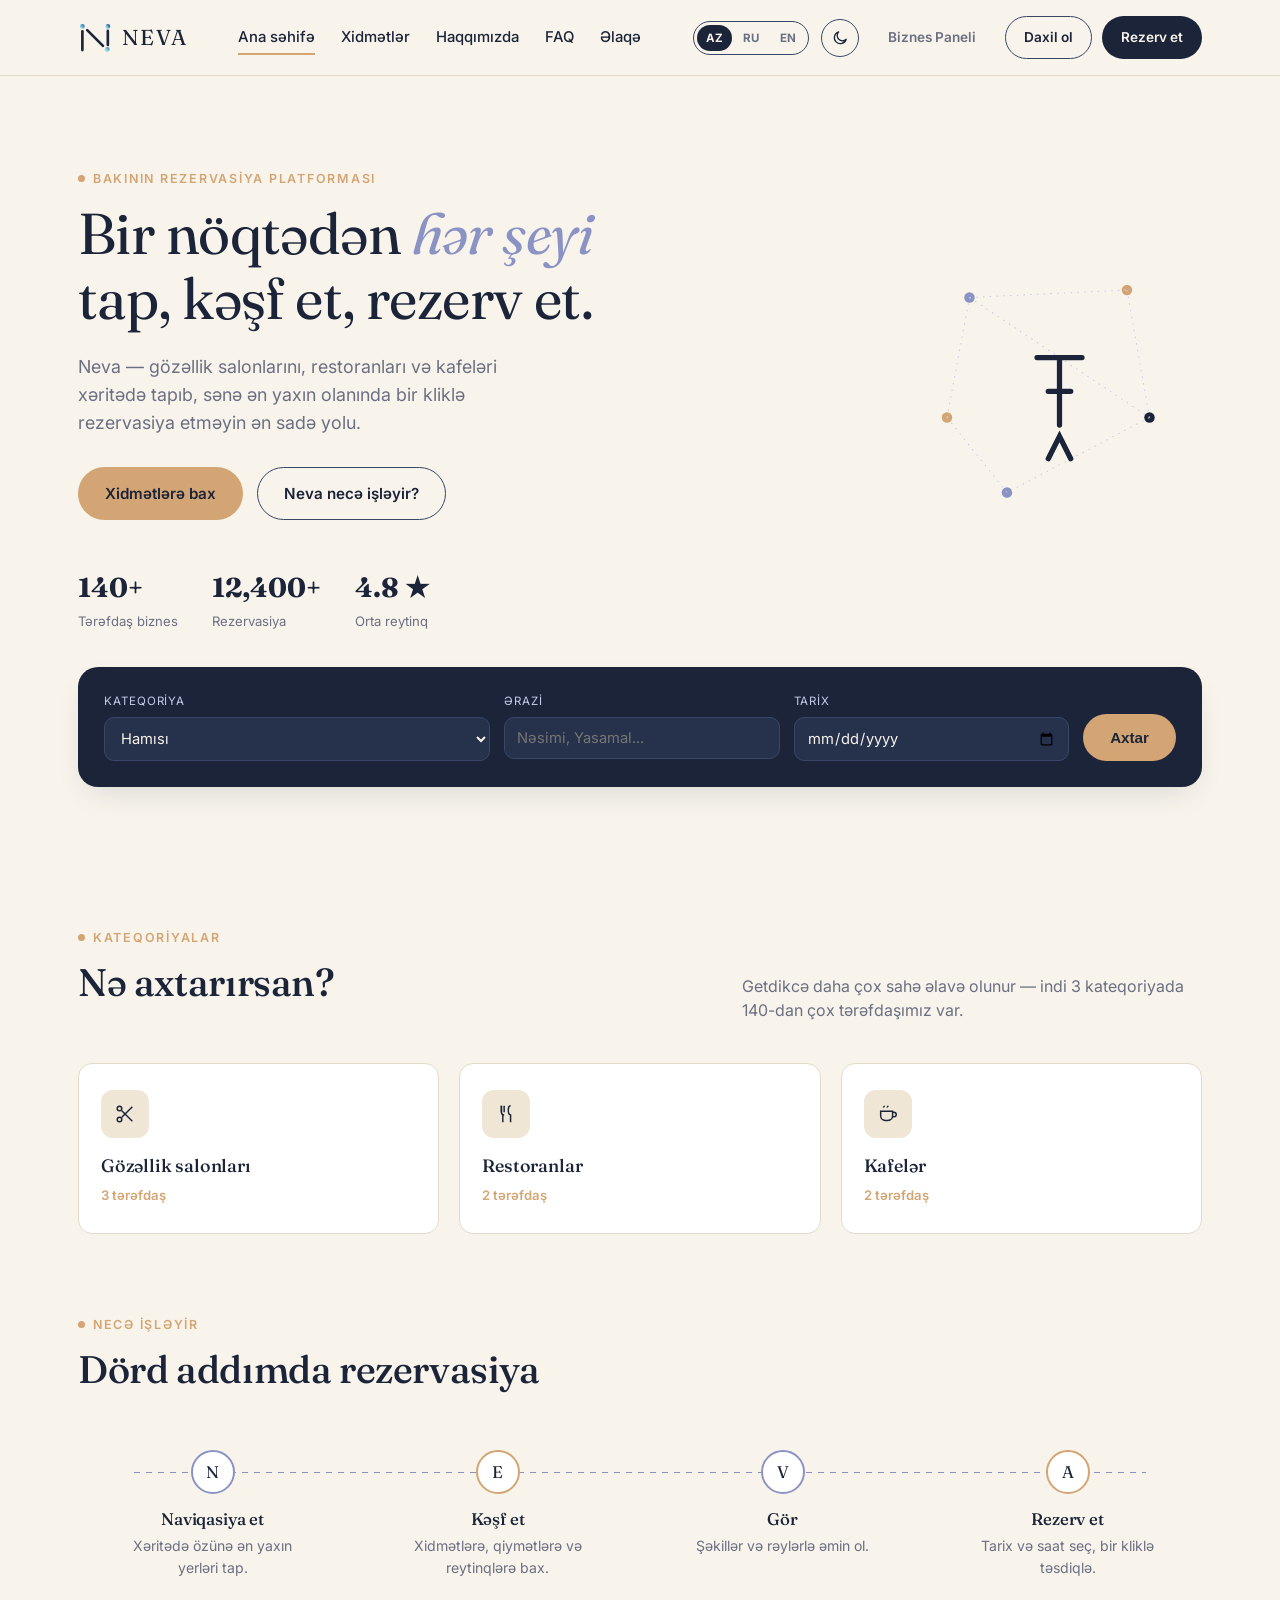
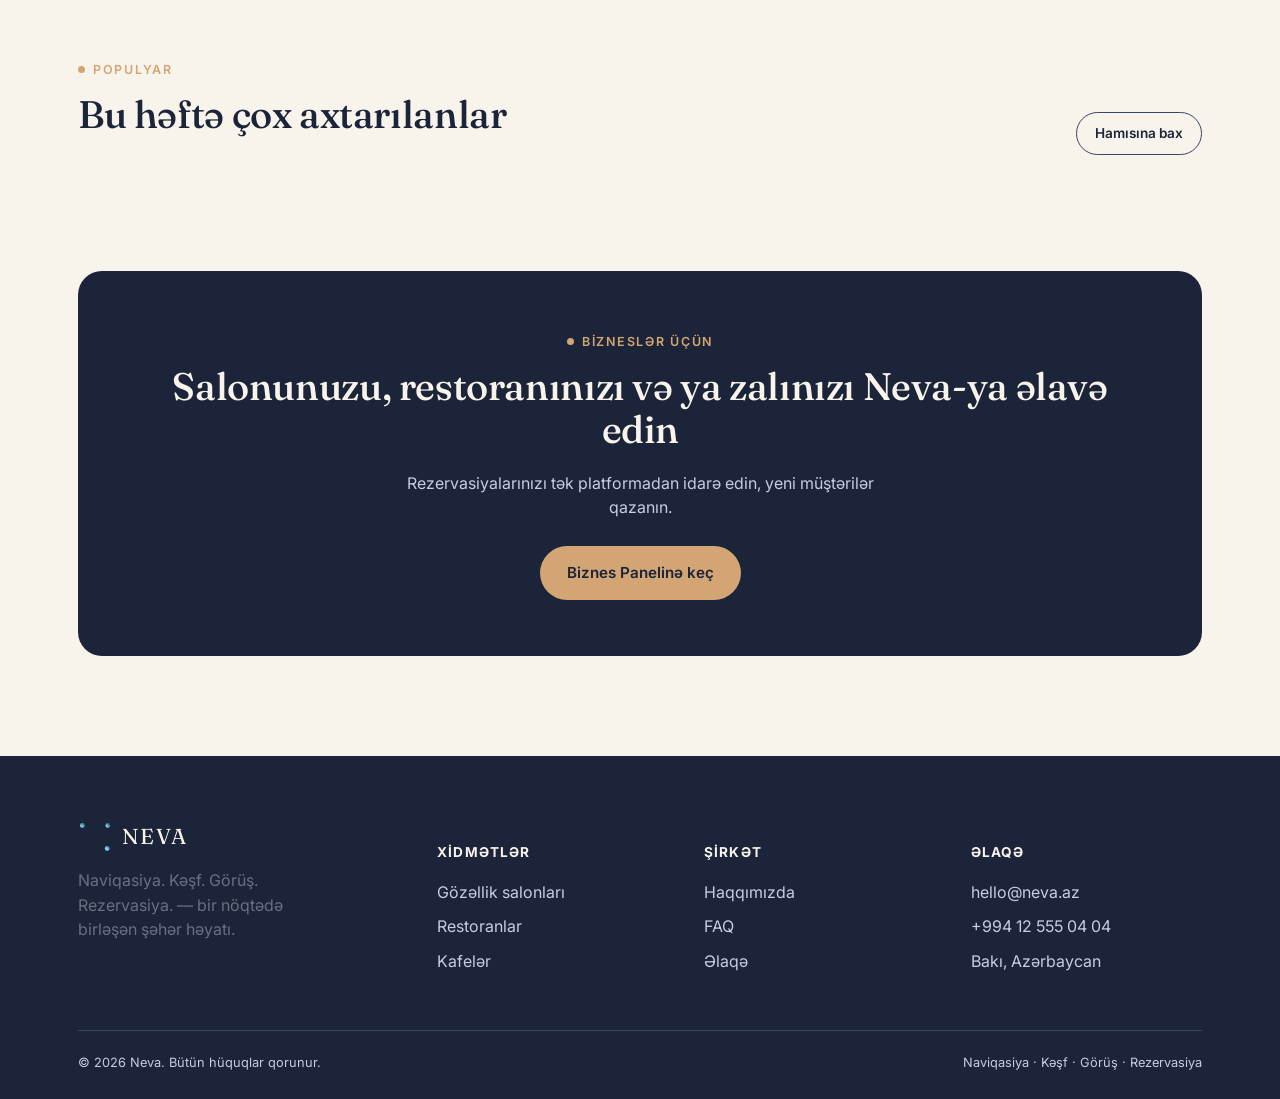
<file: index.html>
<!DOCTYPE html>
<html lang="az">

<head>
  <meta charset="UTF-8">
  <meta name="viewport" content="width=device-width, initial-scale=1.0">
  <title>Neva — Naviqasiya. Kəşf. Görüş. Rezervasiya.</title>
  <link rel="icon" type="image/svg+xml" href="assets/favicon.svg">
  <script>(function () { try { var t = localStorage.getItem('neva_theme'); if (!t) { t = window.matchMedia && window.matchMedia('(prefers-color-scheme: dark)').matches ? 'dark' : 'light'; } document.documentElement.setAttribute('data-theme', t); } catch (e) { } })();</script>
  <link rel="stylesheet" href="css/style.css">
</head>

<body>

  <header class="site-header">
    <div class="nav">
      <a href="index.html" class="logo">
        <span class="logo-icon" data-neva-logo="34"></span>
        <span class="logo-word">NEVA</span>
      </a>
      <nav class="nav-links" id="primary-nav">
        <a href="index.html" data-i18n="nav.home">Ana səhifə</a>
        <a href="services.html" data-i18n="nav.services">Xidmətlər</a>
        <a href="about.html" data-i18n="nav.about">Haqqımızda</a>
        <a href="faq.html" data-i18n="nav.faq">FAQ</a>
        <a href="contact.html" data-i18n="nav.contact">Əlaqə</a>
        <div class="nav-extra">
          <a href="admin-login.html" data-i18n="nav.bizpanel">Biznes Paneli</a>
          <a href="customer-login.html" class="js-login-link" data-i18n="nav.login">Daxil ol</a>
          <a href="services.html" class="btn btn-primary nav-book-mobile" data-i18n="nav.book">Rezerv et</a>
          <div class="lang-switch lang-switch-mobile"></div>
        </div>
      </nav>
      <div class="nav-cta">
        <div class="lang-switch"></div>
        <button class="theme-toggle" type="button" aria-label="Tema dəyişdir" title="Tema dəyişdir"></button>
        <a href="admin-login.html" class="btn btn-ghost btn-sm" style="border-color:transparent;color:var(--ink-muted)"
          data-i18n="nav.bizpanel">Biznes Paneli</a>
        <a href="customer-login.html" id="nav-login-link" class="btn btn-ghost btn-sm" data-i18n="nav.login">Daxil
          ol</a>
        <a href="services.html" class="btn btn-primary btn-sm" data-i18n="nav.book">Rezerv et</a>
      </div>
      <button class="burger" type="button" aria-label="Menyu" aria-expanded="false" aria-controls="primary-nav"><span></span><span></span><span></span></button>
    </div>
  </header>

  <section class="hero">
    <div class="container hero-grid">
      <div>
        <div class="eyebrow" data-i18n="home.eyebrow">Bakının rezervasiya platforması</div>
        <h1 data-i18n-html="home.title.html">Bir nöqtədən <em>hər şeyi</em> tap, kəşf et, rezerv et.</h1>
        <p class="lead" data-i18n="home.lead">Neva — gözəllik salonlarını, restoranları, kafeləri və idman mərkəzlərini
          xəritədə tapıb, sənə ən yaxın olanında bir kliklə rezervasiya etməyin ən sadə yolu.</p>
        <div class="hero-actions">
          <a href="services.html" class="btn btn-gold" data-i18n="home.cta1">Xidmətlərə bax</a>
          <a href="about.html" class="btn btn-ghost" data-i18n="home.cta2">Neva necə işləyir?</a>
        </div>
        <div class="trust-row">
          <div class="stat"><b>140+</b><span data-i18n="home.stat1">Tərəfdaş biznes</span></div>
          <div class="stat"><b>12,400+</b><span data-i18n="home.stat2">Rezervasiya</span></div>
          <div class="stat"><b>4.8 ★</b><span data-i18n="home.stat3">Orta reytinq</span></div>
        </div>
      </div>
      <div class="hero-art" aria-hidden="true">
        <svg viewBox="0 0 400 400" width="100%">
          <circle cx="90" cy="70" r="7" fill="#8B93C4" />
          <circle cx="300" cy="60" r="7" fill="#D4A574" />
          <circle cx="330" cy="230" r="7" fill="#1B2438" />
          <circle cx="140" cy="330" r="7" fill="#8B93C4" />
          <circle cx="60" cy="230" r="7" fill="#D4A574" />
          <g stroke="#C7CCE6" stroke-width="1.4" stroke-dasharray="2 7" fill="none">
            <line x1="90" y1="70" x2="300" y2="60" />
            <line x1="300" y1="60" x2="330" y2="230" />
            <line x1="330" y1="230" x2="140" y2="330" />
            <line x1="140" y1="330" x2="60" y2="230" />
            <line x1="60" y1="230" x2="90" y2="70" />
            <line x1="90" y1="70" x2="330" y2="230" />
          </g>
          <path d="M180 150 h60 M210 150 v90 M195 195 h30 M195 285 l15 -30 l15 30" stroke="#1B2438" stroke-width="7"
            fill="none" stroke-linecap="round" />
        </svg>
      </div>
    </div>

    <div class="container">
      <form class="search-panel" id="home-search-form">
        <div class="search-field">
          <label for="hs-category" data-i18n="search.category">Kateqoriya</label>
          <select id="hs-category">
            <option value="" data-i18n="search.categoryAll">Hamısı</option>
            <option value="salon">Gözəllik salonu</option>
            <option value="restaurant">Restoran</option>
            <option value="cafe">Kafe</option>
          </select>
        </div>
        <div class="search-field">
          <label for="hs-location" data-i18n="search.location">Ərazi</label>
          <input id="hs-location" type="text" placeholder="Nəsimi, Yasamal..."
            data-i18n-placeholder="search.locationPh">
        </div>
        <div class="search-field">
          <label for="hs-date" data-i18n="search.date">Tarix</label>
          <input id="hs-date" type="date">
        </div>
        <button type="submit" class="btn btn-gold" data-i18n="search.button">Axtar</button>
      </form>
    </div>
  </section>

  <section class="section">
    <div class="container">
      <div class="section-head">
        <div>
          <div class="eyebrow" data-i18n="cats.eyebrow">Kateqoriyalar</div>
          <h2 class="mt-0" data-i18n="cats.title">Nə axtarırsan?</h2>
        </div>
        <p data-i18n="cats.desc">Getdikcə daha çox sahə əlavə olunur — indi 3 kateqoriyada 140-dan çox tərəfdaşımız var.
        </p>
      </div>
      <div class="cat-grid" id="home-cat-grid"></div>
    </div>
  </section>

  <section class="section" style="padding-top:0">
    <div class="container">
      <div class="section-head">
        <div>
          <div class="eyebrow" data-i18n="steps.eyebrow">Necə işləyir</div>
          <h2 class="mt-0" data-i18n="steps.title">Dörd addımda rezervasiya</h2>
        </div>
      </div>
      <div class="steps fade-up">
        <div class="step">
          <div class="node">N</div>
          <h4 data-i18n="steps.1.h">Naviqasiya et</h4>
          <p data-i18n="steps.1.p">Xəritədə özünə ən yaxın yerləri tap.</p>
        </div>
        <div class="step">
          <div class="node">E</div>
          <h4 data-i18n="steps.2.h">Kəşf et</h4>
          <p data-i18n="steps.2.p">Xidmətlərə, qiymətlərə və reytinqlərə bax.</p>
        </div>
        <div class="step">
          <div class="node">V</div>
          <h4 data-i18n="steps.3.h">Gör</h4>
          <p data-i18n="steps.3.p">Şəkillər və rəylərlə əmin ol.</p>
        </div>
        <div class="step">
          <div class="node">A</div>
          <h4 data-i18n="steps.4.h">Rezerv et</h4>
          <p data-i18n="steps.4.p">Tarix və saat seç, bir kliklə təsdiqlə.</p>
        </div>
      </div>
    </div>
  </section>

  <section class="section" style="padding-top:0">
    <div class="container">
      <div class="section-head">
        <div>
          <div class="eyebrow">Populyar</div>
          <h2 class="mt-0" data-i18n="popular.title">Bu həftə çox axtarılanlar</h2>
        </div>
        <a href="services.html" class="btn btn-ghost btn-sm" data-i18n="popular.viewall">Hamısına bax</a>
      </div>
      <div class="biz-list" id="home-popular-list"></div>
    </div>
  </section>

  <section class="container">
    <div class="cta-band fade-up">
      <div class="eyebrow" style="justify-content:center" data-i18n="ctabiz.eyebrow">Bizneslər üçün</div>
      <h2 data-i18n="ctabiz.title">Salonunuzu, restoranınızı və ya zalınızı Neva-ya əlavə edin</h2>
      <p data-i18n="ctabiz.desc">Rezervasiyalarınızı tək platformadan idarə edin, yeni müştərilər qazanın.</p>
      <a href="admin-login.html" class="btn btn-gold" data-i18n="ctabiz.button">Biznes Panelinə keç</a>
    </div>
  </section>

  <footer class="site-footer">
    <div class="container">
      <div class="footer-grid">
        <div>
          <div class="footer-logo">
            <a href="index.html" class="logo">
              <span class="logo-icon" data-neva-logo="34"></span>
              <span class="logo-word">NEVA</span>
            </a>
          </div>
          <p style="max-width:260px" data-i18n="footer.tagline">Naviqasiya. Kəşf. Görüş. Rezervasiya. — bir nöqtədə
            birləşən şəhər həyatı.</p>
        </div>
        <div>
          <h5 data-i18n="footer.services">Xidmətlər</h5>
          <ul>
            <li><a href="services.html?cat=salon" data-i18n="footer.beauty">Gözəllik salonları</a></li>
            <li><a href="services.html?cat=restaurant" data-i18n="footer.restaurants">Restoranlar</a></li>
            <li><a href="services.html?cat=cafe" data-i18n="footer.cafes">Kafelər</a></li>
          </ul>
        </div>
        <div>
          <h5 data-i18n="footer.company">Şirkət</h5>
          <ul>
            <li><a href="about.html" data-i18n="nav.about">Haqqımızda</a></li>
            <li><a href="faq.html" data-i18n="nav.faq">FAQ</a></li>
            <li><a href="contact.html" data-i18n="nav.contact">Əlaqə</a></li>
          </ul>
        </div>
        <div>
          <h5 data-i18n="footer.contact">Əlaqə</h5>
          <ul>
            <li>hello@neva.az</li>
            <li>+994 12 555 04 04</li>
            <li>Bakı, Azərbaycan</li>
          </ul>
        </div>
      </div>
      <div class="footer-bottom">
        <span data-i18n="footer.rights">© 2026 Neva. Bütün hüquqlar qorunur.</span>
        <span data-i18n="footer.short">Naviqasiya · Kəşf · Görüş · Rezervasiya</span>
      </div>
    </div>
  </footer>

  <script src="js/data.js"></script>
  <script src="js/store.js"></script>
  <script src="js/i18n.js"></script>
  <script src="js/logo.js"></script>
  <script src="js/main.js"></script>
  <script>
    const catGrid = document.getElementById("home-cat-grid");
    const popularIds = ["b1", "r1", "c1", "f2"];

    function renderHomeDynamic() {
      catGrid.innerHTML = CATEGORIES.map(c => `
      <a class="cat-card fade-up in" href="services.html?cat=${c.id}">
        <div class="icon">${ICONS[c.icon]}</div>
        <h3>${c.label}</h3>
        <span class="count">${c.count} ${t('cats.partners')}</span>
      </a>`).join("");

      document.getElementById("home-popular-list").innerHTML = popularIds.map(id => {
        const b = getBusiness(id);
        return `
      <a class="biz-card fade-up in" href="business.html?id=${b.id}">
        <img class="thumb" src="${b.img}" alt="${b.name}">
        <div>
          <h3>${b.name}</h3>
          <div class="biz-meta">
            <span>${ICONS.pin} ${b.area}</span>
            <span>${ICONS.star} <span class="rating">${b.rating}</span> (${b.reviews})</span>
            <span>${b.price}</span>
          </div>
          <div class="tag-row">${b.tags.map(tag => `<span class="tag">${tag}</span>`).join("")}</div>
        </div>
        <div><span class="btn btn-ghost btn-sm">${t('biz.view')}</span></div>
      </a>`;
      }).join("");
    }
    renderHomeDynamic();
    document.addEventListener("neva-lang-changed", renderHomeDynamic);
  </script>
</body>

</html>
</file>
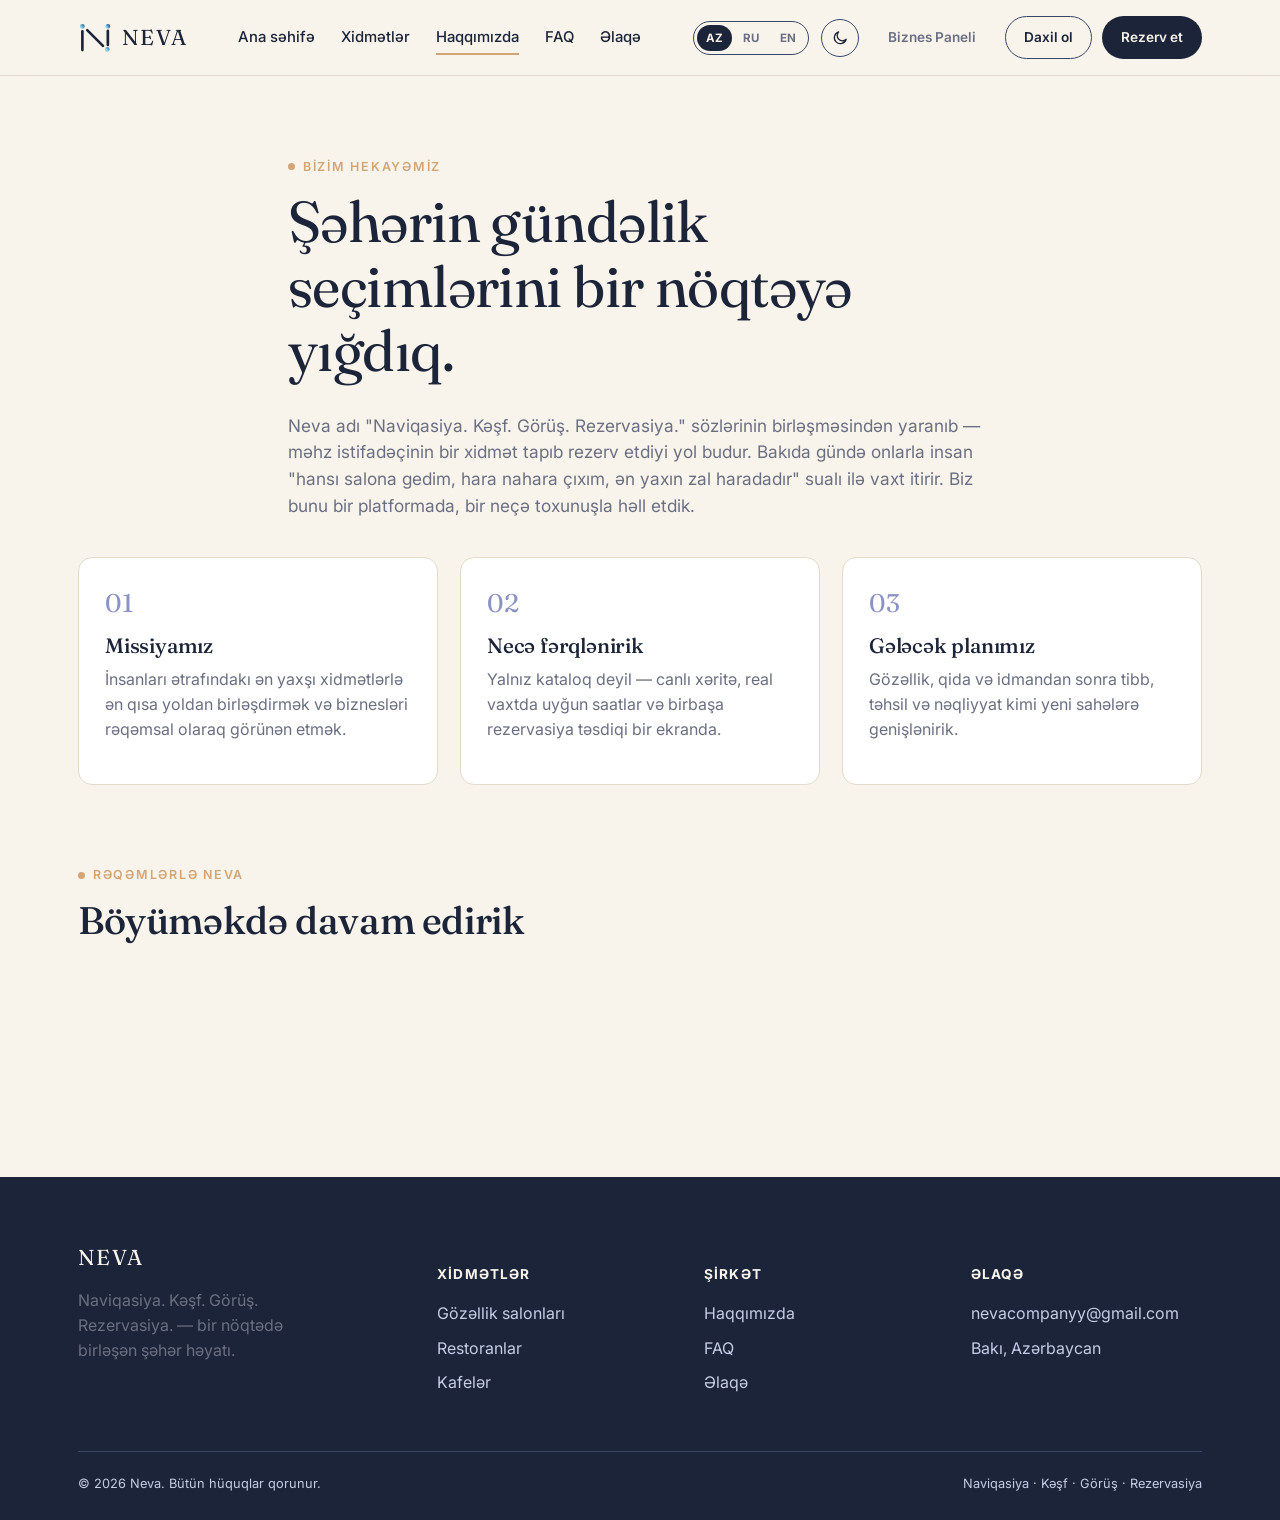
<file: about.html>
<!DOCTYPE html>
<html lang="az">

<head>
  <meta charset="UTF-8">
  <meta name="viewport" content="width=device-width, initial-scale=1.0">
  <title>Haqqımızda — Neva</title>
  <link rel="icon" type="image/svg+xml" href="assets/favicon.svg">
  <script>(function () { try { var t = localStorage.getItem('neva_theme'); if (!t) { t = window.matchMedia && window.matchMedia('(prefers-color-scheme: dark)').matches ? 'dark' : 'light'; } document.documentElement.setAttribute('data-theme', t); } catch (e) { } })();</script>
  <link rel="stylesheet" href="css/style.css">
</head>

<body>

<header class="site-header">
  <div class="nav">
    <a href="index.html" class="logo">
      <span class="logo-icon" data-neva-logo="34"></span>
      <span class="logo-word">NEVA</span>
    </a>
    <nav class="nav-links">
      <a href="index.html" data-i18n="nav.home">Ana səhifə</a>
      <a href="services.html" data-i18n="nav.services">Xidmətlər</a>
      <a href="about.html" data-i18n="nav.about">Haqqımızda</a>
      <a href="faq.html" data-i18n="nav.faq">FAQ</a>
      <a href="contact.html" data-i18n="nav.contact">Əlaqə</a>
      <div class="nav-extra">
        <a href="admin-login.html" data-i18n="nav.bizpanel">Biznes Paneli</a>
        <a href="customer-login.html" class="js-login-link" data-i18n="nav.login">Daxil ol</a>
        <div class="lang-switch lang-switch-mobile"></div>
      </div>
    </nav>
    <div class="nav-cta">
      <div class="lang-switch"></div>
      <button class="theme-toggle" type="button" aria-label="Tema deyisdir" title="Tema deyisdir"></button>
      <a href="admin-login.html" class="btn btn-ghost btn-sm" style="border-color:transparent;color:var(--ink-muted)" data-i18n="nav.bizpanel">Biznes Paneli</a>
      <a href="customer-login.html" id="nav-login-link" class="btn btn-ghost btn-sm" data-i18n="nav.login">Daxil ol</a>
      <a href="services.html" class="btn btn-primary btn-sm" data-i18n="nav.book">Rezerv et</a>
    </div>
    <button class="burger" aria-label="Menyu"><span></span><span></span><span></span></button>
  </div>
</header>

  <section class="section" style="padding-bottom:20px">
    <div class="container" style="max-width:760px">
      <div class="eyebrow" data-i18n="about.eyebrow">Bizim hekayəmiz</div>
      <h1 data-i18n="about.title">Şəhərin gündəlik seçimlərini bir nöqtəyə yığdıq.</h1>
      <p style="font-size:1.08rem">Neva adı "Naviqasiya. Kəşf. Görüş. Rezervasiya." sözlərinin birləşməsindən yaranıb —
        məhz istifadəçinin bir xidmət tapıb rezerv etdiyi yol budur. Bakıda gündə onlarla insan "hansı salona gedim,
        hara nahara çıxım, ən yaxın zal haradadır" sualı ilə vaxt itirir. Biz bunu bir platformada, bir neçə toxunuşla
        həll etdik.</p>
    </div>
  </section>

  <section class="container">
    <div class="value-grid">
      <div class="value-card fade-up">
        <div class="num">01</div>
        <h3>Missiyamız</h3>
        <p>İnsanları ətrafındakı ən yaxşı xidmətlərlə ən qısa yoldan birləşdirmək və biznesləri rəqəmsal olaraq görünən
          etmək.</p>
      </div>
      <div class="value-card fade-up">
        <div class="num">02</div>
        <h3>Necə fərqlənirik</h3>
        <p>Yalnız kataloq deyil — canlı xəritə, real vaxtda uyğun saatlar və birbaşa rezervasiya təsdiqi bir ekranda.
        </p>
      </div>
      <div class="value-card fade-up">
        <div class="num">03</div>
        <h3>Gələcək planımız</h3>
        <p>Gözəllik, qida və idmandan sonra tibb, təhsil və nəqliyyat kimi yeni sahələrə genişlənirik.</p>
      </div>
    </div>
  </section>

  <section class="section">
    <div class="container">
      <div class="section-head">
        <div>
          <div class="eyebrow" data-i18n="about.statsEyebrow">Rəqəmlərlə Neva</div>
          <h2 class="mt-0" data-i18n="about.statsTitle">Böyüməkdə davam edirik</h2>
        </div>
      </div>
      <!-- <div class="trust-row" style="margin-top:0">
        <div class="stat"><b></b><span data-i18n="about.stat1">Tərəfdaş biznes</span></div>
        <div class="stat"><b></b><span data-i18n="about.stat2">Aktiv kateqoriya</span></div>
        <div class="stat"><b></b><span data-i18n="about.stat3">Uğurlu rezervasiya</span></div>
        <div class="stat"><b></b><span data-i18n="about.stat4">Orta müştəri reytinqi</span></div>
      </div> -->
    </div>
  </section>

  <!-- <section class="section" style="padding-top:0">
  <div class="container">
    <div class="section-head">
      <div>
        <div class="eyebrow" data-i18n="about.teamEyebrow">Komanda</div>
        <h2 class="mt-0" data-i18n="about.teamTitle">Neva-nı quranlar</h2>
      </div>
    </div>
    <div class="team-grid">
      <div class="team-card fade-up">
        <img src="https://images.unsplash.com/photo-1580489944761-15a19d654956?q=80&w=400" alt="Həmkarlarımız">
        <h4>Elvin Quliyev</h4>
        <span>Həmtəsisçi & CEO</span>
      </div>
      <div class="team-card fade-up">
        <img src="https://images.unsplash.com/photo-1580489944761-15a19d654956?q=80&w=401" alt="Həmkarlarımız">
        <h4>Nigar Əliyeva</h4>
        <span>Məhsul rəhbəri</span>
      </div>
      <div class="team-card fade-up">
        <img src="https://images.unsplash.com/photo-1607746882042-944635dfe10e?q=80&w=400" alt="Həmkarlarımız">
        <h4>Tural Məmmədov</h4>
        <span>Tərəfdaşlıqlar</span>
      </div>
      <div class="team-card fade-up">
        <img src="https://images.unsplash.com/photo-1573497019940-1c28c88b4f3e?q=80&w=400" alt="Həmkarlarımız">
        <h4>Səbinə Hüseynova</h4>
        <span>Müştəri təcrübəsi</span>
      </div>
    </div>
  </div>
</section> -->

  <!-- <section class="container">
  <div class="cta-band fade-up">
    <div class="eyebrow" style="justify-content:center" data-i18n="about.joinEyebrow">Qoşul</div>
    <h2 data-i18n="about.joinTitle">Neva ailəsinin bir hissəsi ol</h2>
    <p>İstər müştəri, istərsə də tərəfdaş biznes olaraq — Neva ilə şəhər həyatı daha rahatdır.</p>
    <a href="contact.html" class="btn btn-gold" data-i18n="about.joinButton">Bizimlə əlaqə saxla</a>
  </div>
</section> -->

  <footer class="site-footer">
    <div class="container">
      <div class="footer-grid">
        <div>
          <div class="footer-logo">
            <a href="index.html" class="logo">
              <!-- <span class="logo-icon" data-neva-logo="34"></span> -->
              <span class="logo-word">NEVA</span>
            </a>
          </div>
          <p style="max-width:260px" data-i18n="footer.tagline">Naviqasiya. Kəşf. Görüş. Rezervasiya. — bir nöqtədə
            birləşən şəhər həyatı.</p>
        </div>
        <div>
          <h5 data-i18n="footer.services">Xidmətlər</h5>
          <ul>
            <li><a href="services.html?cat=salon" data-i18n="footer.beauty">Gözəllik salonları</a></li>
            <li><a href="services.html?cat=restaurant" data-i18n="footer.restaurants">Restoranlar</a></li>
            <li><a href="services.html?cat=cafe" data-i18n="footer.cafes">Kafelər</a></li>
          </ul>
        </div>
        <div>
          <h5 data-i18n="footer.company">Şirkət</h5>
          <ul>
            <li><a href="about.html" data-i18n="nav.about">Haqqımızda</a></li>
            <li><a href="faq.html" data-i18n="nav.faq">FAQ</a></li>
            <li><a href="contact.html" data-i18n="nav.contact">Əlaqə</a></li>
          </ul>
        </div>
        <div>
          <h5 data-i18n="footer.contact">Əlaqə</h5>
          <ul>
            <li>nevacompanyy@gmail.com</li>
            <li></li>
            <li>Bakı, Azərbaycan</li>
          </ul>
        </div>
      </div>
      <div class="footer-bottom">
        <span data-i18n="footer.rights">© 2026 Neva. Bütün hüquqlar qorunur.</span>
        <span data-i18n="footer.short">Naviqasiya · Kəşf · Görüş · Rezervasiya</span>
      </div>
    </div>
  </footer>

  <script src="js/data.js"></script>
  <script src="js/store.js"></script>
  <script src="js/i18n.js"></script>
  <script src="js/logo.js"></script>
  <script src="js/main.js"></script>
</body>

</html>
</file>
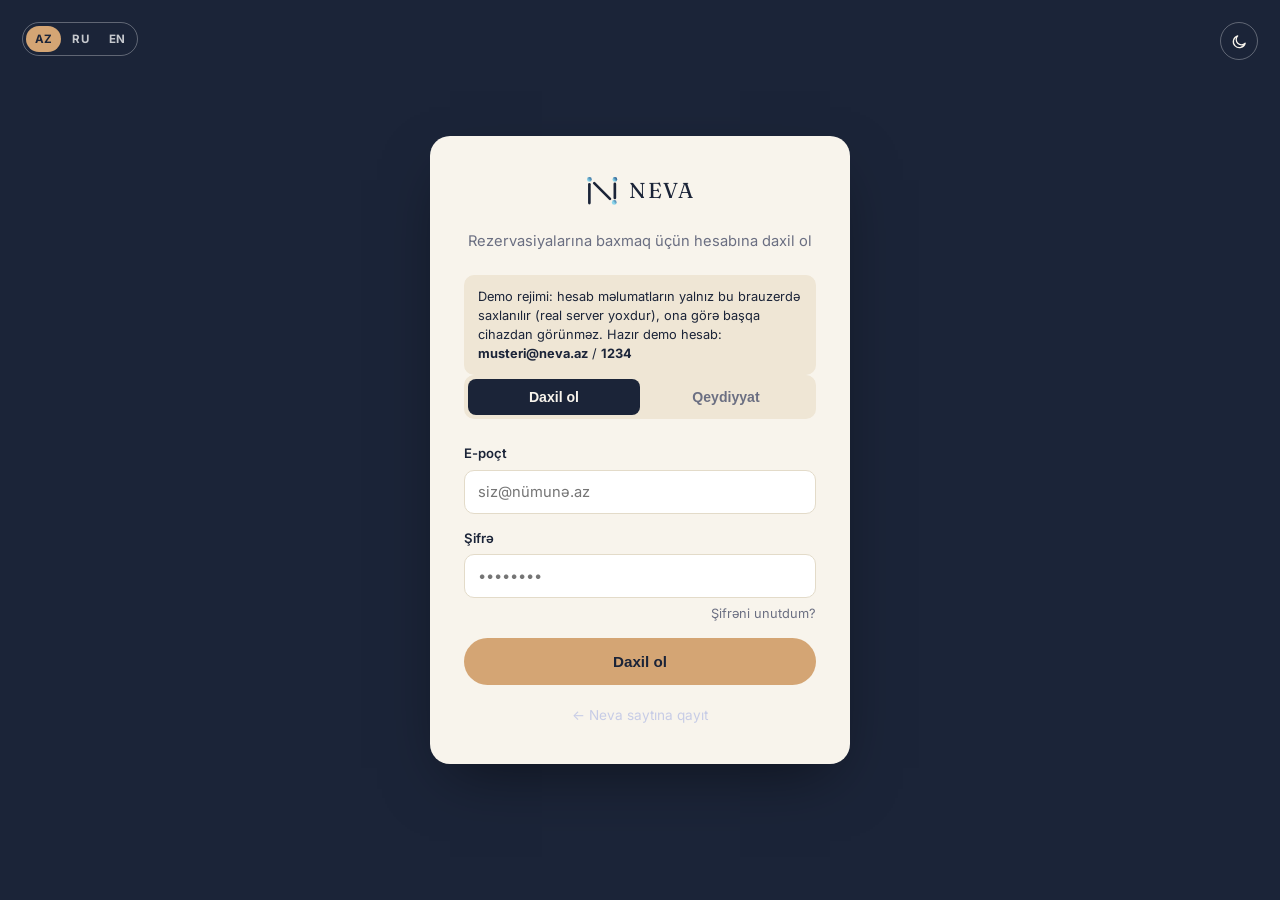
<file: account.html>
<!DOCTYPE html>
<html lang="az">
<head>
<meta charset="UTF-8">
<meta name="viewport" content="width=device-width, initial-scale=1.0">
<title>Hesabım — Neva</title>
<link rel="icon" type="image/svg+xml" href="assets/favicon.svg">
<script>(function(){try{var t=localStorage.getItem('neva_theme');if(!t){t=window.matchMedia&&window.matchMedia('(prefers-color-scheme: dark)').matches?'dark':'light';}document.documentElement.setAttribute('data-theme',t);}catch(e){}})();</script>
<link rel="stylesheet" href="css/style.css">
</head>
<body>

<header class="site-header">
  <div class="nav">
    <a href="index.html" class="logo">
      <span class="logo-icon" data-neva-logo="34"></span>
      <span class="logo-word">NEVA</span>
    </a>
    <nav class="nav-links" id="primary-nav">
      <a href="index.html" data-i18n="nav.home">Ana səhifə</a>
      <a href="services.html" data-i18n="nav.services">Xidmətlər</a>
      <a href="about.html" data-i18n="nav.about">Haqqımızda</a>
      <a href="faq.html" data-i18n="nav.faq">FAQ</a>
      <a href="contact.html" data-i18n="nav.contact">Əlaqə</a>
      <div class="nav-extra">
        <a href="admin-login.html" data-i18n="nav.bizpanel">Biznes Paneli</a>
        <button id="nav-logout-mobile" class="js-logout-btn nav-extra-btn" data-i18n="nav.logout">Çıxış et</button>
        <a href="services.html" class="btn btn-primary nav-book-mobile" data-i18n="nav.book">Rezerv et</a>
        <div class="lang-switch lang-switch-mobile"></div>
      </div>
    </nav>
    <div class="nav-cta">
      <div class="lang-switch"></div>
      <button class="theme-toggle" type="button" aria-label="Tema dəyişdir" title="Tema dəyişdir"></button>
      <a href="admin-login.html" class="btn btn-ghost btn-sm" style="border-color:transparent;color:var(--ink-muted)" data-i18n="nav.bizpanel">Biznes Paneli</a>
      <button id="nav-logout" class="js-logout-btn btn btn-ghost btn-sm" data-i18n="nav.logout">Çıxış et</button>
      <a href="services.html" class="btn btn-primary btn-sm" data-i18n="nav.book">Rezerv et</a>
    </div>
    <button class="burger" type="button" aria-label="Menyu" aria-expanded="false" aria-controls="primary-nav"><span></span><span></span><span></span></button>
  </div>
</header>

<section class="section" style="padding-bottom:20px">
  <div class="container" style="max-width:900px">
    <div class="eyebrow">Şəxsi kabinet</div>
    <h1 id="acc-title" style="font-size:2rem">Salam 👋</h1>
    <p data-i18n="account.subtitle">Bu səhifə yalnız sənin hesabına aiddir — heç kim başqasının profilinə və rezervasiyalarına buradan baxa bilməz.</p>
  </div>
</section>

<section class="container" style="max-width:900px;padding-bottom:90px">
  <div class="acc-grid" id="acc-grid">

    <div class="admin-card">
      <h3 style="margin-bottom:16px" data-i18n="account.profileH">Profil məlumatları</h3>
      <div class="field" style="margin-bottom:14px">
        <label style="display:block;font-size:.85rem;font-weight:600;margin-bottom:6px" data-i18n="login.name">Ad, Soyad</label>
        <input id="pf-name" type="text" style="width:100%;padding:11px;border:1px solid var(--line);border-radius:10px">
      </div>
      <div class="field" style="margin-bottom:14px">
        <label style="display:block;font-size:.85rem;font-weight:600;margin-bottom:6px" data-i18n="login.email">E-poçt</label>
        <input id="pf-email" type="text" disabled style="width:100%;padding:11px;border:1px solid var(--line);border-radius:10px;background:var(--cream-dark);color:var(--ink-muted)">
      </div>
      <div class="field" style="margin-bottom:18px">
        <label style="display:block;font-size:.85rem;font-weight:600;margin-bottom:6px" data-i18n="login.phone">Telefon</label>
        <input id="pf-phone" type="tel" style="width:100%;padding:11px;border:1px solid var(--line);border-radius:10px">
      </div>
      <button class="btn btn-gold btn-block" id="pf-save" data-i18n="account.save">Yadda saxla</button>
    </div>

    <div>
      <div class="filters-bar" id="res-filter-bar" style="margin-bottom:16px">
        <button class="filter-chip active" data-status="all" data-i18n="account.filterAll">Hamısı</button>
        <button class="filter-chip" data-status="pending" data-i18n="account.filterPending">Gözləyir</button>
        <button class="filter-chip" data-status="confirmed" data-i18n="account.filterConfirmed">Təsdiqlənib</button>
        <button class="filter-chip" data-status="cancelled" data-i18n="account.filterCancelled">Ləğv edilib</button>
      </div>
      <div id="my-reservations"></div>
    </div>

  </div>
</section>

  <footer class="site-footer">
    <div class="container">
      <div class="footer-grid">
        <div>
          <div class="footer-logo">
            <a href="index.html" class="logo">
              <span class="logo-icon" data-neva-logo="34"></span>
              <span class="logo-word">NEVA</span>
            </a>
          </div>
          <p style="max-width:260px" data-i18n="footer.tagline">Naviqasiya. Kəşf. Görüş. Rezervasiya. — bir nöqtədə
            birləşən şəhər həyatı.</p>
        </div>
        <div>
          <h5 data-i18n="footer.services">Xidmətlər</h5>
          <ul>
            <li><a href="services.html?cat=salon" data-i18n="footer.beauty">Gözəllik salonları</a></li>
            <li><a href="services.html?cat=restaurant" data-i18n="footer.restaurants">Restoranlar</a></li>
            <li><a href="services.html?cat=cafe" data-i18n="footer.cafes">Kafelər</a></li>
          </ul>
        </div>
        <div>
          <h5 data-i18n="footer.company">Şirkət</h5>
          <ul>
            <li><a href="about.html" data-i18n="nav.about">Haqqımızda</a></li>
            <li><a href="faq.html" data-i18n="nav.faq">FAQ</a></li>
            <li><a href="contact.html" data-i18n="nav.contact">Əlaqə</a></li>
          </ul>
        </div>
        <div>
          <h5 data-i18n="footer.contact">Əlaqə</h5>
          <ul>
            <li>hello@neva.az</li>
            <li>+994 12 555 04 04</li>
            <li>Bakı, Azərbaycan</li>
          </ul>
        </div>
      </div>
      <div class="footer-bottom">
        <span data-i18n="footer.rights">© 2026 Neva. Bütün hüquqlar qorunur.</span>
        <span data-i18n="footer.short">Naviqasiya · Kəşf · Görüş · Rezervasiya</span>
      </div>
    </div>
  </footer>

<script src="js/data.js"></script>
<script src="js/store.js"></script>
<script src="js/logo.js"></script>
<script src="js/i18n.js"></script>
<script src="js/main.js"></script>
<script>
(function(){
  const customer = NEVA_DB.getCurrentCustomer();
  if (!customer) {
    location.href = "customer-login.html?redirect=account.html";
    return;
  }

  document.getElementById("acc-title").textContent = `Salam, ${customer.name.split(" ")[0]} 👋`;
  document.getElementById("pf-name").value = customer.name;
  document.getElementById("pf-email").value = customer.email;
  document.getElementById("pf-phone").value = customer.phone;

  document.getElementById("pf-save").addEventListener("click", () => {
    const name = document.getElementById("pf-name").value.trim();
    const phone = document.getElementById("pf-phone").value.trim();
    if (!name || !phone) return;
    NEVA_DB.saveCustomerProfile(customer.id, { name, phone });
    showToast("Profil yeniləndi.");
  });

  document.querySelectorAll(".js-logout-btn").forEach(btn => {
    btn.addEventListener("click", () => {
      NEVA_DB.logoutCustomer();
      location.href = "index.html";
    });
  });

  let filter = "all";
  document.querySelectorAll("#res-filter-bar .filter-chip").forEach(chip => {
    chip.addEventListener("click", () => {
      document.querySelectorAll("#res-filter-bar .filter-chip").forEach(c => c.classList.remove("active"));
      chip.classList.add("active");
      filter = chip.dataset.status;
      renderReservations();
    });
  });

  function statusLabel(s){ return { pending:"Gözləyir", confirmed:"Təsdiqlənib", cancelled:"Ləğv edilib" }[s] || s; }

  function renderReservations(){
    let list = NEVA_DB.getReservationsByCustomer(customer.id);
    if (filter !== "all") list = list.filter(r => r.status === filter);

    document.getElementById("my-reservations").innerHTML = list.length ? list.map(r => `
      <div class="admin-card" style="margin-bottom:14px;padding:20px">
        <div style="display:flex;justify-content:space-between;align-items:flex-start;gap:14px;flex-wrap:wrap">
          <div>
            <h3 style="margin-bottom:4px;font-size:1.05rem">${r.bizName}</h3>
            <p style="margin:0;color:var(--ink-muted);font-size:.9rem">${r.serviceName} · ${r.date} · ${r.time}</p>
          </div>
          <div style="text-align:right">
            <div class="status-pill status-${r.status}">${statusLabel(r.status)}</div>
            <div style="margin-top:6px;font-family:'Fraunces',serif;color:var(--ink)">${r.price > 0 ? r.price + ' ₼' : t('detail.free')}</div>
          </div>
        </div>
      </div>`).join("") : `<div class="admin-card empty-state">Bu filtrə uyğun rezervasiya yoxdur. <a href="services.html">Yeni rezervasiya et →</a></div>`;
  }
  renderReservations();
  applyNevaI18n();
})();
</script>
</body>
</html>
</file>
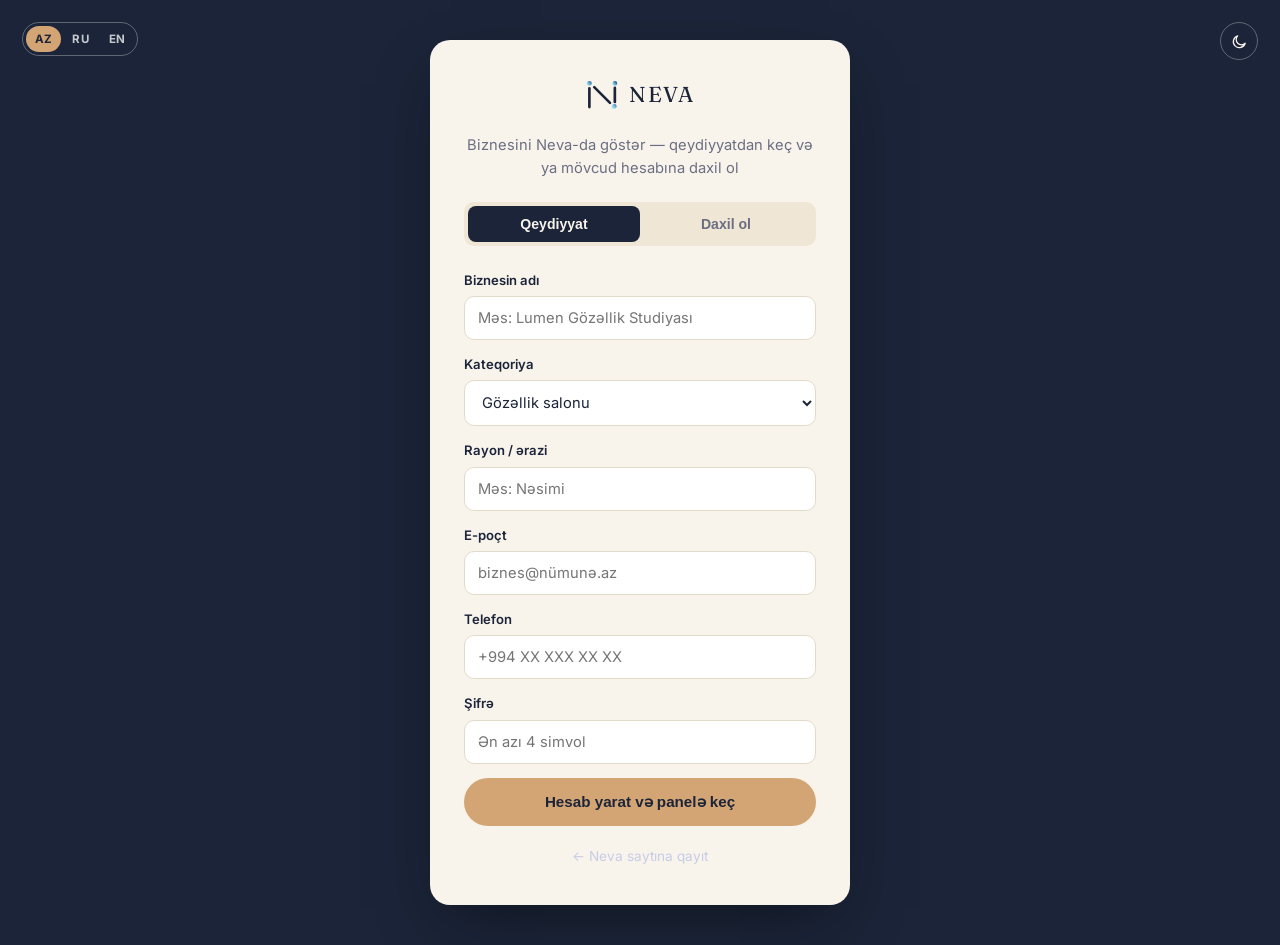
<file: admin-login.html>
<!DOCTYPE html>
<html lang="az">

<head>
  <meta charset="UTF-8">
  <meta name="viewport" content="width=device-width, initial-scale=1.0">
  <title>Biznes Paneli — Daxil ol / Qeydiyyat — Neva</title>
  <link rel="icon" type="image/svg+xml" href="assets/favicon.svg">
  <script>(function () { try { var t = localStorage.getItem('neva_theme'); if (!t) { t = window.matchMedia && window.matchMedia('(prefers-color-scheme: dark)').matches ? 'dark' : 'light'; } document.documentElement.setAttribute('data-theme', t); } catch (e) { } })();</script>
  <link rel="stylesheet" href="css/style.css">
  <style>
    .login-sub {
      text-align: center;
      color: var(--ink-muted);
      margin-bottom: 22px;
      font-size: .92rem;
    }

    .err {
      color: #B84B4B;
      font-size: .85rem;
      margin: -4px 0 12px;
      display: none;
    }

    .back-link {
      display: block;
      text-align: center;
      margin-top: 20px;
      color: var(--lavender-soft);
      font-size: .85rem;
    }

    .form-panel {
      display: none;
    }

    .form-panel.active {
      display: block;
    }

    .login-theme-toggle {
      position: absolute;
      top: 22px;
      right: 22px;
      color: var(--cream);
      border-color: rgba(255, 255, 255, .3);
    }

    .login-lang-switch {
      position: absolute;
      top: 22px;
      left: 22px;
    }

    .login-lang-switch button {
      color: rgba(255, 255, 255, .75);
    }

    .login-lang-switch {
      border-color: rgba(255, 255, 255, .3);
    }

    .login-lang-switch button.active {
      background: var(--gold);
      color: var(--navy);
    }

    .forgot-link {
      display: block;
      text-align: right;
      font-size: .8rem;
      color: var(--ink-muted);
      margin: -8px 0 14px;
      cursor: pointer;
    }

    .forgot-link:hover {
      color: var(--gold);
    }
  </style>
</head>

<body>

  <div class="login-wrap" style="position:relative">
    <div class="lang-switch login-lang-switch"></div>
    <button class="theme-toggle login-theme-toggle" type="button" aria-label="Tema dəyişdir"
      title="Tema dəyişdir"></button>
    <div class="login-card">
      <div class="logo">
        <span class="logo-icon" data-neva-logo="34"></span>
        <span class="logo-word">NEVA</span>
      </div>
      <p class="login-sub">Biznesini Neva-da göstər — qeydiyyatdan keç və ya mövcud hesabına daxil ol</p>



      <div class="tabs">
        <button class="tab-btn active" data-tab="register" data-i18n="login.tabRegister">Qeydiyyat</button>
        <button class="tab-btn" data-tab="login" data-i18n="login.tabLogin">Daxil ol</button>
      </div>

      <form class="form-panel" id="login-form">
        <div class="login-field">
          <label for="li-email" data-i18n="login.email">E-poçt</label>
          <input id="li-email" type="text" placeholder="biznes@nümunə.az" required>
        </div>
        <div class="login-field">
          <label for="li-pass" data-i18n="login.pass">Şifrə</label>
          <input id="li-pass" type="password" placeholder="••••••••" required>
        </div>
        <span class="forgot-link" id="forgot-link-1" data-i18n="login.forgot">Şifrəni unutdum?</span>
        <div class="err" id="login-err">E-poçt və ya şifrə yanlışdır.</div>
        <button type="submit" class="btn btn-gold btn-block" data-i18n="nav.login">Daxil ol</button>
      </form>

      <form class="form-panel active" id="register-form">
        <div class="login-field">
          <label for="re-biz" data-i18n="login.bizName">Biznesin adı</label>
          <input id="re-biz" type="text" placeholder="Məs: Lumen Gözəllik Studiyası" required>
        </div>
        <div class="login-field">
          <label for="re-cat" data-i18n="login.category">Kateqoriya</label>
          <select id="re-cat" required>
            <option value="salon">Gözəllik salonu</option>
            <option value="restaurant">Restoran</option>
            <option value="cafe">Kafe</option>
          </select>
        </div>
        <div class="login-field">
          <label for="re-area" data-i18n="login.area">Rayon / ərazi</label>
          <input id="re-area" type="text" placeholder="Məs: Nəsimi" required>
        </div>
        <div class="login-field">
          <label for="re-email" data-i18n="login.email">E-poçt</label>
          <input id="re-email" type="text" placeholder="biznes@nümunə.az" required>
        </div>
        <div class="login-field">
          <label for="re-phone" data-i18n="login.phone">Telefon</label>
          <input id="re-phone" type="tel" placeholder="+994 XX XXX XX XX" required>
        </div>
        <div class="login-field">
          <label for="re-pass" data-i18n="login.pass">Şifrə</label>
          <input id="re-pass" type="password" placeholder="Ən azı 4 simvol" required>
        </div>
        <div class="err" id="register-err">Xəta baş verdi.</div>
        <button type="submit" class="btn btn-gold btn-block" data-i18n="login.registerBizBtn">Hesab yarat və panelə
          keç</button>
      </form>

      <a href="index.html" class="back-link" data-i18n="login.back">← Neva saytına qayıt</a>
    </div>
  </div>

  <script src="js/data.js"></script>
  <script src="js/store.js"></script>
  <script src="js/i18n.js"></script>
  <script src="js/logo.js"></script>
  <script src="js/main.js"></script>
  <script>
    if (localStorage.getItem("neva_session")) location.href = "admin.html";

    const tabs = document.querySelectorAll(".tab-btn");
    tabs.forEach(t => t.addEventListener("click", () => {
      tabs.forEach(x => x.classList.remove("active"));
      t.classList.add("active");
      document.querySelectorAll(".form-panel").forEach(p => p.classList.remove("active"));
      document.getElementById(t.dataset.tab + "-form").classList.add("active");
    }));

    document.getElementById("forgot-link-1").addEventListener("click", () => {
      showToast("Demo rejimində şifrə bərpası yoxdur — dəstəklə əlaqə: hello@neva.az");
    });

    document.getElementById("login-form").addEventListener("submit", (e) => {
      e.preventDefault();
      const email = document.getElementById("li-email").value.trim();
      const pass = document.getElementById("li-pass").value;
      const result = NEVA_DB.ownerLogin(email, pass);
      if (result.ok) { location.href = "admin.html"; }
      else { document.getElementById("login-err").style.display = "block"; }
    });

    document.getElementById("register-form").addEventListener("submit", (e) => {
      e.preventDefault();
      const businessName = document.getElementById("re-biz").value.trim();
      const cat = document.getElementById("re-cat").value;
      const area = document.getElementById("re-area").value.trim();
      const email = document.getElementById("re-email").value.trim();
      const phone = document.getElementById("re-phone").value.trim();
      const password = document.getElementById("re-pass").value;
      const errBox = document.getElementById("register-err");
      if (!businessName || !area || !email || !phone || password.length < 4) {
        errBox.textContent = "Bütün sahələri düzgün doldurun (şifrə ən azı 4 simvol).";
        errBox.style.display = "block";
        return;
      }
      const result = NEVA_DB.registerOwner({ businessName, cat, area, email, phone, password });
      if (result.ok) { location.href = "admin.html"; }
      else { errBox.textContent = result.error; errBox.style.display = "block"; }
    });
  </script>
</body>

</html>
</file>
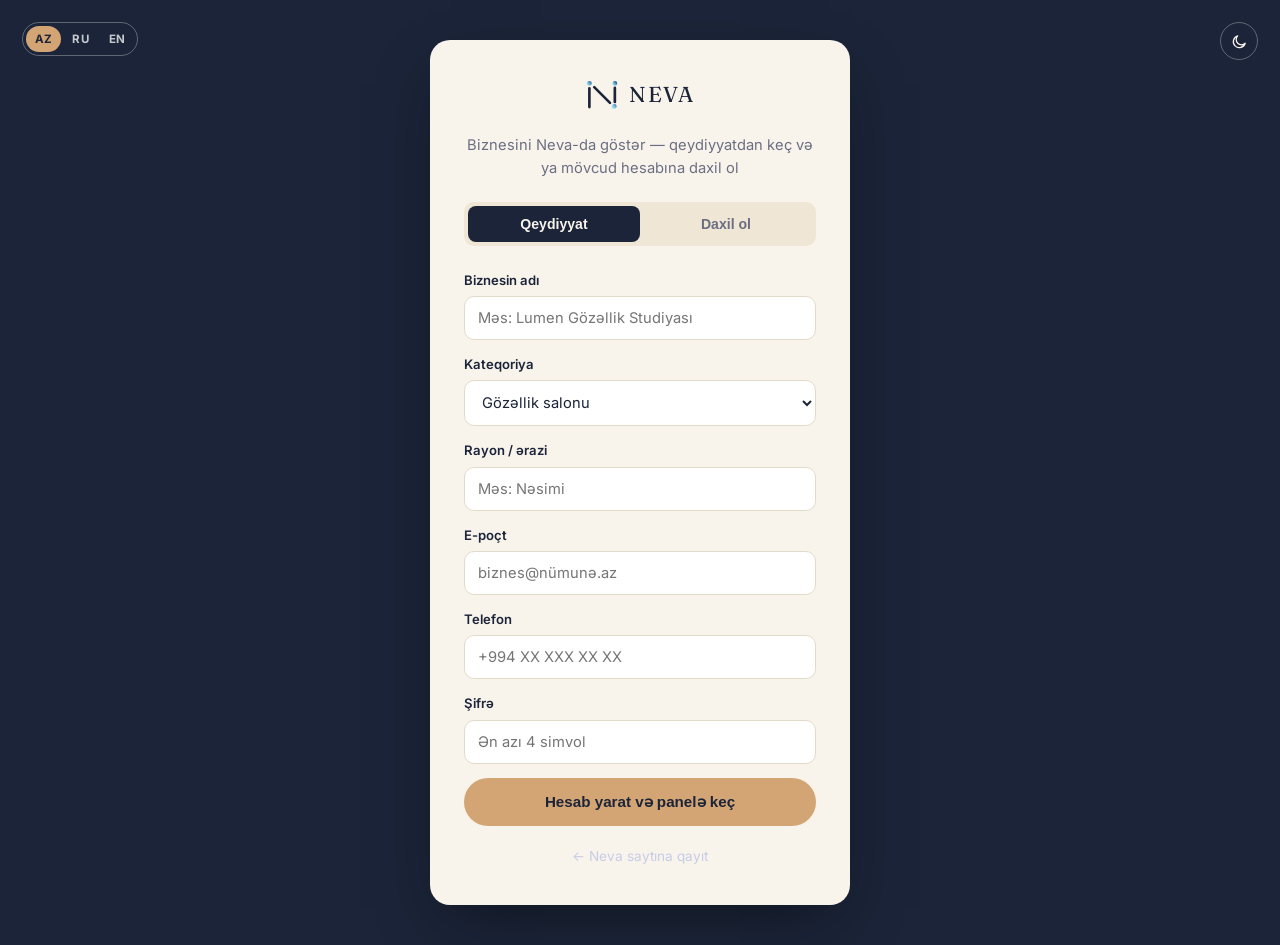
<file: admin.html>
<!DOCTYPE html>
<html lang="az">
<head>
<meta charset="UTF-8">
<meta name="viewport" content="width=device-width, initial-scale=1.0">
<title>Biznes Paneli — Neva</title>
<link rel="icon" type="image/svg+xml" href="assets/favicon.svg">
<script>(function(){try{var t=localStorage.getItem('neva_theme');if(!t){t=window.matchMedia&&window.matchMedia('(prefers-color-scheme: dark)').matches?'dark':'light';}document.documentElement.setAttribute('data-theme',t);}catch(e){}})();</script>
<link rel="stylesheet" href="css/style.css">
</head>
<body>

<div class="admin-shell">
  <aside class="admin-side">
    <div class="logo">
      <span class="logo-icon" data-neva-logo="30"></span>
      <span class="logo-word">NEVA</span>
    </div>
    <div class="lang-switch" style="margin:0 8px 20px;align-self:flex-start"></div>
    <div class="admin-biz-tag">
      <b id="side-biz-name">—</b>
      <span id="side-biz-area">—</span>
    </div>
    <nav class="admin-nav">
      <button data-panel="overview" class="active" data-i18n="admin.overview">Ümumi baxış</button>
      <button data-panel="reservations" data-i18n="admin.reservations">Rezervasiyalar</button>
      <button data-panel="services" id="nav-services-label">Xidmətlər & Qiymətlər</button>
      <button data-panel="menu" id="nav-menu-tab" style="display:none">Menyu</button>
      <button data-panel="profile" data-i18n="admin.profile">Profil</button>
    </nav>
    <div class="admin-logout" id="logout-btn" data-i18n="admin.logout">↩ Çıxış et</div>
  </aside>

  <main class="admin-main">

    <!-- OVERVIEW -->
    <section class="admin-panel active" id="panel-overview">
      <div class="admin-topbar">
        <div>
          <div class="eyebrow" data-i18n="admin.overview">Ümumi baxış</div>
          <h1 style="font-size:1.8rem;margin:0" id="ov-title">Xoş gəldiniz</h1>
        </div>
        <a href="index.html" target="_blank" class="btn btn-ghost btn-sm" data-i18n="admin.viewSite">Saytda gör ↗</a>
      </div>
      <div class="kpi-grid">
        <div class="kpi-card"><div class="kpi-label" data-i18n="admin.kpiPending">Gözləyən sorğular</div><div class="kpi-value" id="kpi-pending">0</div></div>
        <div class="kpi-card"><div class="kpi-label" data-i18n="admin.kpiConfirmed">Təsdiqlənmiş (bu həftə)</div><div class="kpi-value" id="kpi-confirmed">0</div></div>
        <div class="kpi-card"><div class="kpi-label" data-i18n="admin.kpiTotal">Ümumi rezervasiya</div><div class="kpi-value" id="kpi-total">0</div></div>
        <div class="kpi-card"><div class="kpi-label" data-i18n="admin.kpiRevenue">Təxmini gəlir (₼)</div><div class="kpi-value" id="kpi-revenue">0</div></div>
      </div>
      <div class="admin-card">
        <h3 style="margin-bottom:16px" data-i18n="admin.recent">Son rezervasiyalar</h3>
        <div id="ov-recent"></div>
      </div>
    </section>

    <!-- RESERVATIONS -->
    <section class="admin-panel" id="panel-reservations">
      <div class="admin-topbar">
        <div>
          <div class="eyebrow">Rezervasiyalar</div>
          <h1 style="font-size:1.8rem;margin:0">Kim, nə vaxt, nə üçün</h1>
        </div>
        <div class="filters-bar" style="margin:0" id="res-filter-bar">
          <button class="filter-chip active" data-status="all">Hamısı</button>
          <button class="filter-chip" data-status="pending">Gözləyən</button>
          <button class="filter-chip" data-status="confirmed">Təsdiqlənmiş</button>
          <button class="filter-chip" data-status="cancelled">Ləğv edilmiş</button>
        </div>
      </div>
      <div class="admin-card">
        <div id="res-table-wrap"></div>
      </div>
    </section>

    <!-- SERVICES -->
    <section class="admin-panel" id="panel-services">
      <div class="admin-topbar">
        <div>
          <div class="eyebrow" id="svc-eyebrow">Xidmətlər & Qiymətlər</div>
          <h1 style="font-size:1.8rem;margin:0" id="svc-panel-title">Qiyməti dəyişən kimi saytda görünür</h1>
        </div>
      </div>
      <div class="admin-card">
        <div id="svc-cols-header" style="display:grid;grid-template-columns:1fr 130px 110px auto;gap:12px;font-size:.76rem;text-transform:uppercase;letter-spacing:.06em;color:var(--ink-muted);padding-bottom:8px;border-bottom:1px solid var(--line)">
          <span id="col-label-name">Xidmət adı</span><span id="col-label-dur">Müddət</span><span>Qiymət (₼)</span><span></span>
        </div>
        <div id="svc-edit-list"></div>
        <form class="add-svc-form" id="add-svc-form">
          <input type="text" id="new-svc-name" placeholder="Yeni xidmət adı" required>
          <input type="text" id="new-svc-staff" placeholder="Usta adı (istəyə görə)" style="display:none">
          <input type="text" id="new-svc-dur" placeholder="məs. 45 dəq">
          <input type="number" id="new-svc-price" placeholder="Qiymət" min="0" required>
          <button type="submit" class="btn btn-primary btn-sm">Əlavə et</button>
        </form>
      </div>
    </section>

    <!-- MENU (café / restaurant only) -->
    <section class="admin-panel" id="panel-menu">
      <div class="admin-topbar">
        <div>
          <div class="eyebrow">Menyu</div>
          <h1 style="font-size:1.8rem;margin:0">Yeməklər və içkilər</h1>
        </div>
        <div class="filters-bar" style="margin:0" id="menu-filter-bar"></div>
      </div>
      <div class="admin-card" style="margin-bottom:20px">
        <h3 style="margin-bottom:6px;font-size:1.02rem">Menyunuzun linki</h3>
        <p style="margin:0 0 14px;font-size:.86rem">Aşağıdakı hər bir yeməyi ayrıca daxil etmək istəmirsinizsə, sadəcə menyunuzun tam linkini (PDF, sayt və ya sosial media səhifəsi) əlavə edin — müştərilər bu linkdən tam menyunuza baxa biləcək.</p>
        <div style="display:flex;gap:10px;flex-wrap:wrap">
          <input type="url" id="menu-link-input" placeholder="https://..." style="flex:1;min-width:220px;padding:11px 12px;border:1px solid var(--line);border-radius:10px;font-family:'Inter';background:var(--cream)">
          <button class="btn btn-primary btn-sm" id="menu-link-save">Linki yadda saxla</button>
        </div>
      </div>
      <div class="admin-card">
        <div class="menu-grid" id="menu-grid"></div>
        <form class="add-menu-form" id="add-menu-form">
          <input type="text" id="new-mi-name" placeholder="Yeni menyu adı" required>
          <select id="new-mi-cat"></select>
          <input type="number" id="new-mi-price" placeholder="Qiymət" min="0" required>
          <input type="text" id="new-mi-desc" placeholder="Qısa təsvir (istəyə görə)">
          <button type="submit" class="btn btn-primary btn-sm">Əlavə et</button>
        </form>
      </div>
    </section>

    <!-- PROFILE -->
    <section class="admin-panel" id="panel-profile">
      <div class="admin-topbar">
        <div>
          <div class="eyebrow">Profil</div>
          <h1 style="font-size:1.8rem;margin:0">Biznes məlumatları</h1>
        </div>
      </div>
      <div class="admin-card" style="max-width:640px">
        <div class="field" style="margin-bottom:16px">
          <label style="display:block;font-size:.85rem;font-weight:600;margin-bottom:6px">Biznes adı</label>
          <input type="text" id="pf-name" disabled style="width:100%;padding:12px;border:1px solid var(--line);border-radius:10px;background:var(--cream-dark);color:var(--ink-muted)">
        </div>
        <div class="field" style="margin-bottom:16px">
          <label style="display:block;font-size:.85rem;font-weight:600;margin-bottom:6px">Təsvir</label>
          <textarea id="pf-desc" rows="4" style="width:100%;padding:12px;border:1px solid var(--line);border-radius:10px;font-family:'Inter'" placeholder="Müştərilərə özünüzü tanıdın..."></textarea>
        </div>
        <div class="field" style="margin-bottom:16px">
          <label style="display:block;font-size:.85rem;font-weight:600;margin-bottom:6px">İş saatları</label>
          <input type="text" id="pf-hours" style="width:100%;padding:12px;border:1px solid var(--line);border-radius:10px" placeholder="Bazar ertəsi – Şənbə, 10:00–20:00">
        </div>
        <div class="field" style="margin-bottom:20px">
          <label style="display:block;font-size:.85rem;font-weight:600;margin-bottom:6px">Etiketlər (vergüllə ayırın)</label>
          <input type="text" id="pf-tags" style="width:100%;padding:12px;border:1px solid var(--line);border-radius:10px" placeholder="Saç, Manikür, Kirpik">
        </div>
        <button class="btn btn-gold" id="pf-save">Dəyişiklikləri yadda saxla</button>
      </div>
    </section>

  </main>
</div>

<script src="js/data.js"></script>
<script src="js/store.js"></script>
<script src="js/logo.js"></script>
<script src="js/i18n.js"></script>
<script src="js/main.js"></script>
<script>
(function(){
const bizId = localStorage.getItem("neva_session");
if (!bizId || !getBusiness(bizId)) { location.href = "admin-login.html"; return; }
document.addEventListener("neva-lang-changed", () => { renderOverview(); });

let biz = NEVA_DB.getBusiness(bizId);
const vocab = getCatVocab(biz.cat);
document.getElementById("side-biz-name").textContent = biz.name;
document.getElementById("side-biz-area").textContent = biz.area + ", Bakı";
document.getElementById("ov-title").textContent = `Salam, ${biz.name} 👋`;

/* category-aware labels: a restaurant/cafe owner sees "Masalar", a salon owner sees "Xidmətlər" */
document.getElementById("nav-services-label").textContent = vocab.panelTitle;
document.getElementById("svc-eyebrow").textContent = vocab.panelTitle;
document.getElementById("new-svc-dur").placeholder = vocab.durPlaceholder;

/* only salons assign a named staff member (stylist / nail tech / etc.)
   to each service — tables/zones at restaurants & cafés don't need one */
const bizHasStaff = biz.cat === "salon";
function renderSvcColsHeader(){
  document.getElementById("svc-cols-header").style.gridTemplateColumns = bizHasStaff
    ? "1fr 1fr 100px 90px auto" : "1fr 130px 110px auto";
  document.getElementById("svc-cols-header").innerHTML = bizHasStaff
    ? `<span>${vocab.itemLabel} adı</span><span>Usta</span><span>${vocab.durLabel}</span><span>Qiymət (₼)</span><span></span>`
    : `<span>${vocab.itemLabel} adı</span><span>${vocab.durLabel}</span><span>Qiymət (₼)</span><span></span>`;
}
renderSvcColsHeader();
document.getElementById("new-svc-name").placeholder = "Yeni " + vocab.itemLabel.toLowerCase();
document.getElementById("new-svc-staff").style.display = bizHasStaff ? "" : "none";
document.getElementById("add-svc-form").classList.toggle("with-staff", bizHasStaff);

/* café / restaurant businesses get an extra "Menyu" tab for their
   food & drink items, separate from the table/zone list above */
const bizHasMenu = typeof hasMenu === "function" && hasMenu(biz.cat);
const menuCats = bizHasMenu ? getMenuCategories(biz.cat) : [];
if (bizHasMenu) {
  document.getElementById("nav-menu-tab").style.display = "";
  document.getElementById("new-mi-cat").innerHTML = menuCats.map(c => `<option value="${c}">${c}</option>`).join("");
  document.getElementById("menu-filter-bar").innerHTML = ["Hamısı", ...menuCats]
    .map((c, i) => `<button class="filter-chip${i===0?' active':''}" data-cat="${i===0?'all':c}">${c}</button>`).join("");
  document.querySelectorAll("#menu-filter-bar .filter-chip").forEach(chip => {
    chip.addEventListener("click", () => {
      document.querySelectorAll("#menu-filter-bar .filter-chip").forEach(c=>c.classList.remove("active"));
      chip.classList.add("active");
      menuFilter = chip.dataset.cat;
      renderMenu();
    });
  });
}

document.getElementById("logout-btn").addEventListener("click", () => {
  localStorage.removeItem("neva_session");
  location.href = "admin-login.html";
});

/* ---------- sidebar tab switching ---------- */
document.querySelectorAll(".admin-nav button").forEach(btn => {
  btn.addEventListener("click", () => {
    document.querySelectorAll(".admin-nav button").forEach(b => b.classList.remove("active"));
    document.querySelectorAll(".admin-panel").forEach(p => p.classList.remove("active"));
    btn.classList.add("active");
    document.getElementById("panel-" + btn.dataset.panel).classList.add("active");
    if (btn.dataset.panel === "reservations") renderReservations();
    if (btn.dataset.panel === "services") renderServices();
    if (btn.dataset.panel === "menu") renderMenu();
    if (btn.dataset.panel === "profile") loadProfile();
    if (btn.dataset.panel === "overview") renderOverview();
  });
});

/* ---------- overview ---------- */
function renderOverview(){
  const res = NEVA_DB.getReservations(bizId);
  const pending = res.filter(r => r.status === "pending").length;
  const confirmed = res.filter(r => r.status === "confirmed").length;
  const revenue = res.filter(r => r.status === "confirmed").reduce((s,r)=>s+(r.price||0),0);

  document.getElementById("kpi-pending").textContent = pending;
  document.getElementById("kpi-confirmed").textContent = confirmed;
  document.getElementById("kpi-total").textContent = res.length;
  document.getElementById("kpi-revenue").textContent = revenue + " ₼";

  const recent = res.slice(0,5);
  document.getElementById("ov-recent").innerHTML = recent.length ? `
    <table class="admin-table"><thead><tr><th>Müştəri</th><th>${vocab.itemLabel}</th><th>Tarix</th><th>Status</th></tr></thead>
    <tbody>${recent.map(r => `<tr>
        <td>${r.customerName}</td><td>${r.serviceName}</td><td>${r.date} · ${r.time}</td>
        <td><span class="status-pill status-${r.status}">${statusLabel(r.status)}</span></td>
      </tr>`).join("")}</tbody></table>` : `<div class="empty-state">Hələ rezervasiya yoxdur.</div>`;
}

function statusLabel(s){ return { pending:"Gözləyir", confirmed:"Təsdiqlənib", cancelled:"Ləğv edilib" }[s] || s; }

/* ---------- reservations ---------- */
let resFilter = "all";
document.querySelectorAll("#res-filter-bar .filter-chip").forEach(chip => {
  chip.addEventListener("click", () => {
    document.querySelectorAll("#res-filter-bar .filter-chip").forEach(c=>c.classList.remove("active"));
    chip.classList.add("active");
    resFilter = chip.dataset.status;
    renderReservations();
  });
});

function renderReservations(){
  let res = NEVA_DB.getReservations(bizId);
  if (resFilter !== "all") res = res.filter(r => r.status === resFilter);

  document.getElementById("res-table-wrap").innerHTML = res.length ? `
    <table class="admin-table">
      <thead><tr><th>Müştəri</th><th>Telefon</th><th>${vocab.itemLabel}</th><th>Tarix / saat</th><th>Qiymət</th><th>Status</th></tr></thead>
      <tbody>${res.map(r => `
        <tr>
          <td>${r.customerName}</td>
          <td>${r.phone}</td>
          <td>${r.serviceName}</td>
          <td>${r.date} · ${r.time}</td>
          <td>${r.price > 0 ? r.price + ' ₼' : t('detail.free')}</td>
          <td>
            <select class="status-select" data-id="${r.id}">
              <option value="pending" ${r.status==='pending'?'selected':''}>Gözləyir</option>
              <option value="confirmed" ${r.status==='confirmed'?'selected':''}>Təsdiqlə</option>
              <option value="cancelled" ${r.status==='cancelled'?'selected':''}>Ləğv et</option>
            </select>
          </td>
        </tr>`).join("")}</tbody>
    </table>` : `<div class="empty-state">Bu filtrə uyğun rezervasiya yoxdur.</div>`;

  document.querySelectorAll(".status-select").forEach(sel => {
    sel.addEventListener("change", () => {
      NEVA_DB.updateReservationStatus(sel.dataset.id, sel.value);
      showToast("Status yeniləndi.");
      renderReservations();
    });
  });
}

/* ---------- services ---------- */
function renderServices(){
  biz = NEVA_DB.getBusiness(bizId);
  document.getElementById("svc-edit-list").innerHTML = biz.services.map(s => `
    <div class="svc-edit-row${bizHasStaff ? ' with-staff' : ''}" data-id="${s.id}">
      <input type="text" class="svc-name" value="${s.name}">
      ${bizHasStaff ? `<input type="text" class="svc-staff" value="${s.staff || ''}" placeholder="Usta adı">` : ""}
      <input type="text" class="svc-dur" value="${s.dur}">
      <input type="number" class="svc-price" value="${s.price}" min="0">
      <button class="icon-btn svc-delete" title="Sil">✕</button>
    </div>`).join("");

  document.querySelectorAll(".svc-edit-row").forEach(row => {
    const id = row.dataset.id;
    const classes = bizHasStaff ? ["svc-name","svc-staff","svc-dur","svc-price"] : ["svc-name","svc-dur","svc-price"];
    classes.forEach(cls => {
      row.querySelector("." + cls).addEventListener("change", () => saveServicesFromDOM());
    });
    row.querySelector(".svc-delete").addEventListener("click", () => {
      biz.services = biz.services.filter(s => s.id !== id);
      NEVA_DB.saveServices(bizId, biz.services);
      showToast(`${vocab.itemLabel} silindi.`);
      renderServices();
    });
  });
}

function saveServicesFromDOM(){
  const rows = document.querySelectorAll(".svc-edit-row");
  const updated = [...rows].map(row => {
    const svc = {
      id: row.dataset.id,
      name: row.querySelector(".svc-name").value.trim(),
      dur: row.querySelector(".svc-dur").value.trim() || "—",
      price: Number(row.querySelector(".svc-price").value) || 0,
    };
    if (bizHasStaff) svc.staff = row.querySelector(".svc-staff").value.trim();
    return svc;
  });
  biz.services = updated;
  NEVA_DB.saveServices(bizId, updated);
  showToast("Qiymət yeniləndi — dərhal saytda görünür.");
}

document.getElementById("add-svc-form").addEventListener("submit", (e) => {
  e.preventDefault();
  const name = document.getElementById("new-svc-name").value.trim();
  const dur = document.getElementById("new-svc-dur").value.trim() || "—";
  const price = Number(document.getElementById("new-svc-price").value) || 0;
  if (!name) return;
  const newSvc = { id: bizId + "_s" + Date.now(), name, dur, price };
  if (bizHasStaff) newSvc.staff = document.getElementById("new-svc-staff").value.trim();
  biz.services.push(newSvc);
  NEVA_DB.saveServices(bizId, biz.services);
  e.target.reset();
  showToast(`Yeni ${vocab.itemLabel.toLowerCase()} əlavə olundu.`);
  renderServices();
});

/* ---------- menu (café / restaurant) ---------- */
let menuFilter = "all";
function renderMenu(){
  if (!bizHasMenu) return;
  biz = NEVA_DB.getBusiness(bizId);
  let items = biz.menu || [];
  if (menuFilter !== "all") items = items.filter(m => m.category === menuFilter);

  document.getElementById("menu-grid").innerHTML = items.length ? items.map(m => `
    <div class="menu-item-card ${m.available ? '' : 'unavailable'}" data-id="${m.id}">
      <div class="mi-top">
        <span class="mi-cat">${m.category}</span>
        <button class="icon-btn mi-delete" title="Sil">✕</button>
      </div>
      <input type="text" class="mi-name" value="${m.name}">
      <textarea class="mi-desc" placeholder="Qısa təsvir...">${m.desc || ""}</textarea>
      <div class="mi-bottom">
        <div class="mi-price"><input type="number" class="mi-price-input" value="${m.price}" min="0"><span>₼</span></div>
        <label class="mi-avail-label"><input type="checkbox" class="mi-avail" ${m.available ? 'checked' : ''}> Menyuda aktiv</label>
      </div>
    </div>`).join("") : `<div class="empty-state">Bu kateqoriyada menyu maddəsi yoxdur.</div>`;

  document.querySelectorAll(".menu-item-card").forEach(card => {
    const id = card.dataset.id;
    ["mi-name","mi-desc"].forEach(cls => {
      card.querySelector("." + cls).addEventListener("change", () => saveMenuFromDOM());
    });
    card.querySelector(".mi-price-input").addEventListener("change", () => saveMenuFromDOM());
    card.querySelector(".mi-avail").addEventListener("change", () => saveMenuFromDOM());
    card.querySelector(".mi-delete").addEventListener("click", () => {
      biz.menu = biz.menu.filter(m => m.id !== id);
      NEVA_DB.saveMenu(bizId, biz.menu);
      showToast("Menyu maddəsi silindi.");
      renderMenu();
    });
  });
}

function saveMenuFromDOM(){
  const cards = document.querySelectorAll(".menu-item-card");
  const editedIds = new Set();
  cards.forEach(card => {
    const id = card.dataset.id;
    editedIds.add(id);
    const item = biz.menu.find(m => m.id === id);
    if (!item) return;
    item.name = card.querySelector(".mi-name").value.trim() || item.name;
    item.desc = card.querySelector(".mi-desc").value.trim();
    item.price = Number(card.querySelector(".mi-price-input").value) || 0;
    item.available = card.querySelector(".mi-avail").checked;
    card.classList.toggle("unavailable", !item.available);
  });
  NEVA_DB.saveMenu(bizId, biz.menu);
  showToast("Menyu yeniləndi — dərhal saytda görünür.");
}

if (bizHasMenu) {
  document.getElementById("add-menu-form").addEventListener("submit", (e) => {
    e.preventDefault();
    const name = document.getElementById("new-mi-name").value.trim();
    const category = document.getElementById("new-mi-cat").value;
    const price = Number(document.getElementById("new-mi-price").value) || 0;
    const desc = document.getElementById("new-mi-desc").value.trim();
    if (!name) return;
    biz.menu = biz.menu || [];
    biz.menu.push({ id: bizId + "_m" + Date.now(), category, name, price, desc, available: true });
    NEVA_DB.saveMenu(bizId, biz.menu);
    e.target.reset();
    showToast("Yeni menyu maddəsi əlavə olundu.");
    renderMenu();
  });

  function loadMenuLink(){
    biz = NEVA_DB.getBusiness(bizId);
    document.getElementById("menu-link-input").value = biz.menuLink || "";
  }
  document.getElementById("menu-link-save").addEventListener("click", () => {
    const link = document.getElementById("menu-link-input").value.trim();
    NEVA_DB.saveMenuLink(bizId, link);
    biz.menuLink = link;
    showToast("Menyu linki yadda saxlandı.");
  });
  loadMenuLink();
}

/* ---------- profile ---------- */
function loadProfile(){
  biz = NEVA_DB.getBusiness(bizId);
  document.getElementById("pf-name").value = biz.name;
  document.getElementById("pf-desc").value = biz.description || "";
  document.getElementById("pf-hours").value = biz.hours || "";
  document.getElementById("pf-tags").value = (biz.tags || []).join(", ");
}
document.getElementById("pf-save").addEventListener("click", () => {
  const description = document.getElementById("pf-desc").value.trim();
  const hours = document.getElementById("pf-hours").value.trim();
  const tags = document.getElementById("pf-tags").value.split(",").map(t=>t.trim()).filter(Boolean);
  NEVA_DB.saveProfile(bizId, { description, hours, tags });
  showToast("Profil yeniləndi.");
});

renderOverview();
applyNevaI18n();
})();
</script>
</body>
</html>
</file>
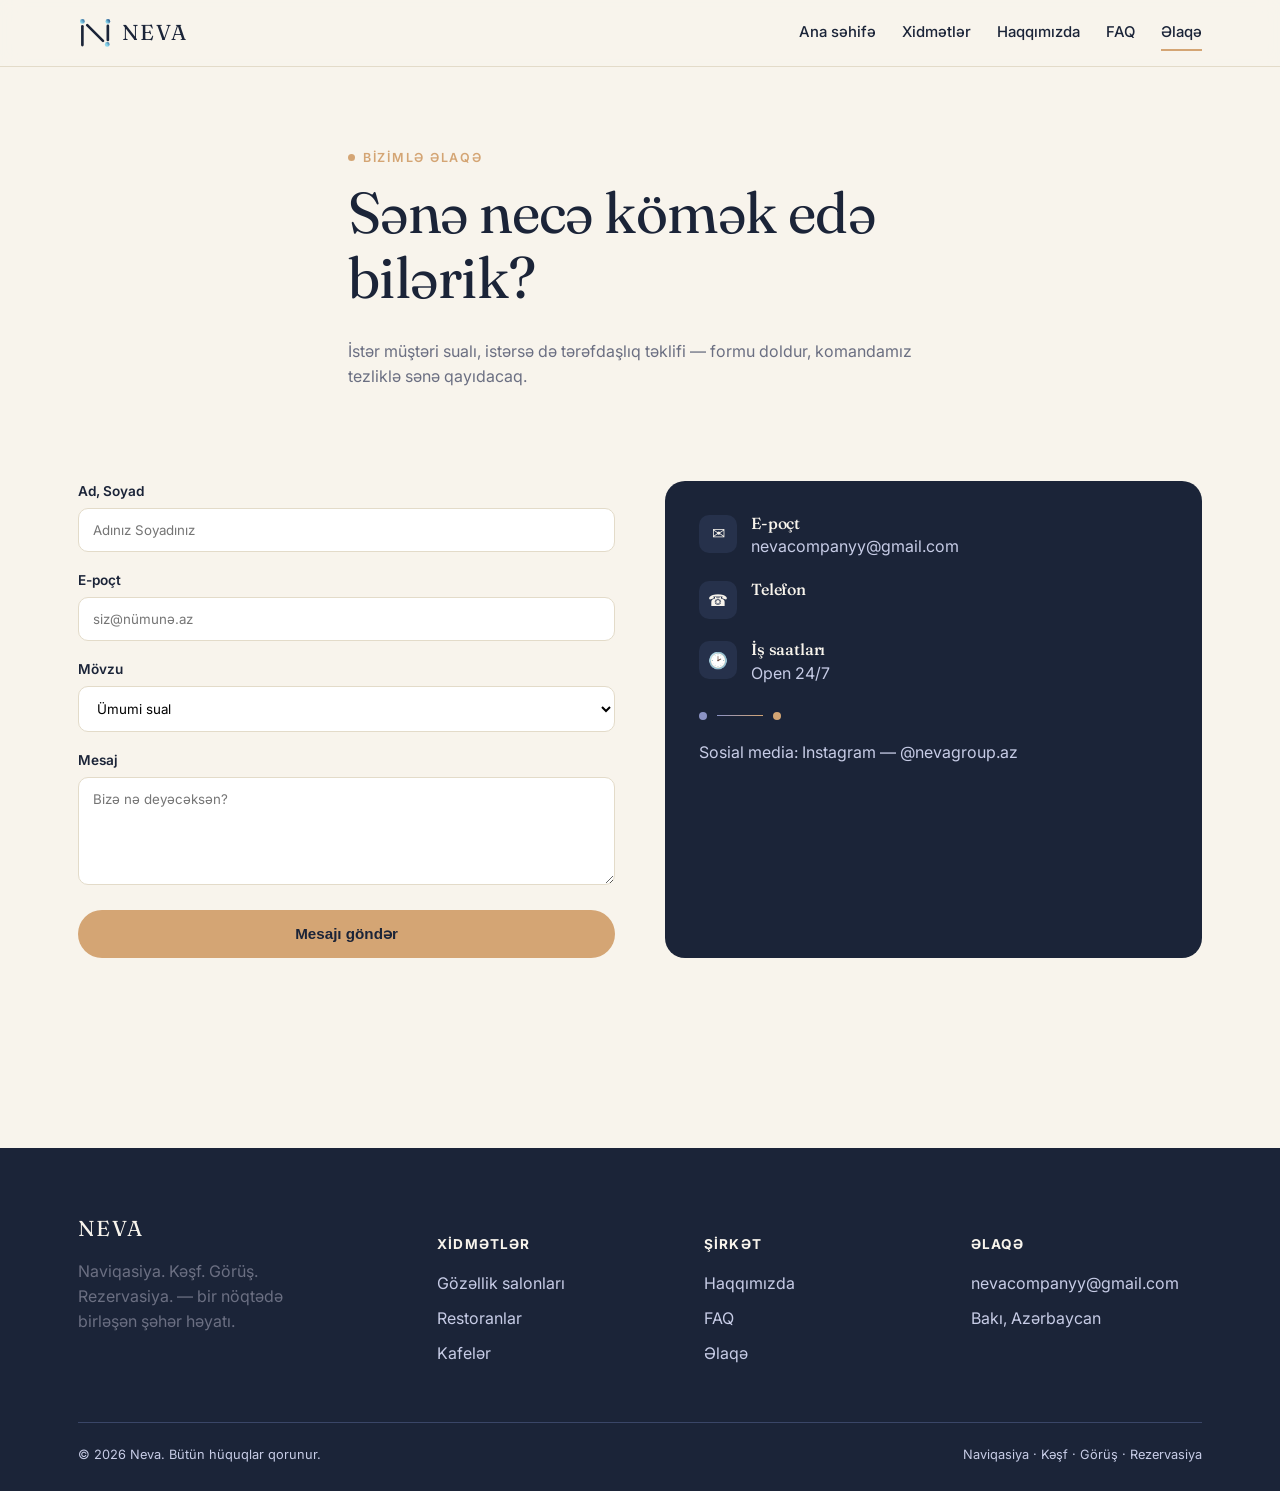
<file: contact.html>
<!DOCTYPE html>
<html lang="az">

<head>
  <meta charset="UTF-8">
  <meta name="viewport" content="width=device-width, initial-scale=1.0">
  <title>Əlaqə — Neva</title>
  <link rel="icon" type="image/svg+xml" href="assets/favicon.svg">
  <script>(function () { try { var t = localStorage.getItem('neva_theme'); if (!t) { t = window.matchMedia && window.matchMedia('(prefers-color-scheme: dark)').matches ? 'dark' : 'light'; } document.documentElement.setAttribute('data-theme', t); } catch (e) { } })();</script>
  <link rel="stylesheet" href="css/style.css">
</head>

<body>
<header class="site-header">
  <div class="nav">
    <a href="index.html" class="logo">
      <span class="logo-icon" data-neva-logo="34"></span>
      <span class="logo-word">NEVA</span>
    </a>
    <nav class="nav-links" id="primary-nav">
      <a href="index.html" data-i18n="nav.home">Ana səhifə</a>
      <a href="services.html" data-i18n="nav.services">Xidmətlər</a>
      <a href="about.html" data-i18n="nav.about">Haqqımızda</a>
      <a href="faq.html" data-i18n="nav.faq">FAQ</a>
      <a href="contact.html" data-i18n="nav.contact">Əlaqə</a>
      <div class="nav-extra">
        <a href="admin-login.html" data-i18n="nav.bizpanel">Biznes Paneli</a>
        <a href="customer-login.html" class="js-login-link" data-i18n="nav.login">Daxil ol</a>
        <a href="services.html" class="btn btn-primary nav-book-mobile" data-i18n="nav.book">Rezerv et</a>
        <div class="lang-switch lang-switch-mobile"></div>

  <header class="site-header">
    <div class="nav">
      <a href="index.html" class="logo">
        <span class="logo-icon" data-neva-logo="34"></span>
        <span class="logo-word">NEVA</span>
      </a>
      <nav class="nav-links">
        <a href="index.html" data-i18n="nav.home">Ana səhifə</a>
        <a href="services.html" data-i18n="nav.services">Xidmətlər</a>
        <a href="about.html" data-i18n="nav.about">Haqqımızda</a>
        <a href="faq.html" data-i18n="nav.faq">FAQ</a>
        <a href="contact.html" data-i18n="nav.contact">Əlaqə</a>
        <div class="nav-extra">
          <a href="admin-login.html" data-i18n="nav.bizpanel">Biznes Paneli</a>
          <a href="customer-login.html" class="js-login-link" data-i18n="nav.login">Daxil ol</a>
          <div class="lang-switch lang-switch-mobile"></div>
        </div>
      </nav>
      <div class="nav-cta">
        <div class="lang-switch"></div>
        <button class="theme-toggle" type="button" aria-label="Tema deyisdir" title="Tema deyisdir"></button>
        <a href="admin-login.html" class="btn btn-ghost btn-sm" style="border-color:transparent;color:var(--ink-muted)"
          data-i18n="nav.bizpanel">Biznes Paneli</a>
        <a href="customer-login.html" id="nav-login-link" class="btn btn-ghost btn-sm" data-i18n="nav.login">Daxil
          ol</a>
        <a href="services.html" class="btn btn-primary btn-sm" data-i18n="nav.book">Rezerv et</a>
      </div>
      <button class="burger" aria-label="Menyu"><span></span><span></span><span></span></button>
    </div>
    <button class="burger" type="button" aria-label="Menyu" aria-expanded="false" aria-controls="primary-nav"><span></span><span></span><span></span></button>
  </div>
</header>
  </header>

  <section class="section">
    <div class="container" style="max-width:640px">
      <div class="eyebrow" data-i18n="contact.eyebrow">Bizimlə əlaqə</div>
      <h1 data-i18n="contact.title">Sənə necə kömək edə bilərik?</h1>
      <p>İstər müştəri sualı, istərsə də tərəfdaşlıq təklifi — formu doldur, komandamız tezliklə sənə qayıdacaq.</p>
    </div>
  </section>

  <section class="container" style="padding-bottom:90px">
    <div class="contact-grid">
      <form class="contact-form" id="contact-form">
        <div class="field">
          <label for="c-name" data-i18n="contact.name">Ad, Soyad</label>
          <input id="c-name" type="text" required placeholder="Adınız Soyadınız">
        </div>
        <div class="field">
          <label for="c-email" data-i18n="contact.email">E-poçt</label>
          <input id="c-email" type="email" required placeholder="siz@nümunə.az">
        </div>
        <div class="field">
          <label for="c-topic" data-i18n="contact.topic">Mövzu</label>
          <select id="c-topic">
            <option>Ümumi sual</option>
            <option>Rezervasiya problemi</option>
            <option>Biznesimi əlavə etmək istəyirəm</option>
            <option>Texniki dəstək</option>
          </select>
        </div>
        <div class="field">
          <label for="c-msg" data-i18n="contact.msg">Mesaj</label>
          <textarea id="c-msg" rows="5" required placeholder="Bizə nə deyəcəksən?"></textarea>
        </div>
        <button type="submit" class="btn btn-gold btn-block" data-i18n="contact.send">Mesajı göndər</button>
      </form>

      <div class="contact-info-card">
        <div class="row">
          <div class="ic">&#9993;</div>
          <div>
            <h4 data-i18n="contact.emailH">E-poçt</h4>
            <p>nevacompanyy@gmail.com</p>
          </div>
        </div>
        <div class="row">
          <div class="ic">&#9742;</div>
          <div>
            <h4 data-i18n="contact.phoneH">Telefon</h4>
            <p></p>
          </div>
        </div>
        <div class="row">
          <div class="ic">&#128337;</div>
          <div>
            <h4 data-i18n="contact.hoursH">İş saatları</h4>
            <p>Open 24/7</p>
          </div>
        </div>
        <div class="constellation" style="margin-top:26px">
          <span class="dot"></span><span class="stroke"></span><span class="dot gold"></span>
        </div>
        <p style="color:#C7CCE6">Sosial media: Instagram — @nevagroup.az</p>
      </div>
    </div>
  </section>

  <footer class="site-footer">
    <div class="container">
      <div class="footer-grid">
        <div>
          <div class="footer-logo">
            <a href="index.html" class="logo">
              <!-- <span class="logo-icon" data-neva-logo="34"></span> -->
              <span class="logo-word">NEVA</span>
            </a>
          </div>
          <p style="max-width:260px" data-i18n="footer.tagline">Naviqasiya. Kəşf. Görüş. Rezervasiya. — bir nöqtədə
            birləşən şəhər həyatı.</p>
        </div>
        <div>
          <h5 data-i18n="footer.services">Xidmətlər</h5>
          <ul>
            <li><a href="services.html?cat=salon" data-i18n="footer.beauty">Gözəllik salonları</a></li>
            <li><a href="services.html?cat=restaurant" data-i18n="footer.restaurants">Restoranlar</a></li>
            <li><a href="services.html?cat=cafe" data-i18n="footer.cafes">Kafelər</a></li>
          </ul>
        </div>
        <div>
          <h5 data-i18n="footer.company">Şirkət</h5>
          <ul>
            <li><a href="about.html" data-i18n="nav.about">Haqqımızda</a></li>
            <li><a href="faq.html" data-i18n="nav.faq">FAQ</a></li>
            <li><a href="contact.html" data-i18n="nav.contact">Əlaqə</a></li>
          </ul>
        </div>
        <div>
          <h5 data-i18n="footer.contact">Əlaqə</h5>
          <ul>
            <li>nevacompanyy@gmail.com</li>
            <li></li>
            <li>Bakı, Azərbaycan</li>
          </ul>
        </div>
      </div>
      <div class="footer-bottom">
        <span data-i18n="footer.rights">© 2026 Neva. Bütün hüquqlar qorunur.</span>
        <span data-i18n="footer.short">Naviqasiya · Kəşf · Görüş · Rezervasiya</span>
      </div>
    </div>
  </footer>

  <script src="js/data.js"></script>
  <script src="js/store.js"></script>
  <script src="js/i18n.js"></script>
  <script src="js/logo.js"></script>
  <script src="js/main.js"></script>
</body>

</html>
</file>
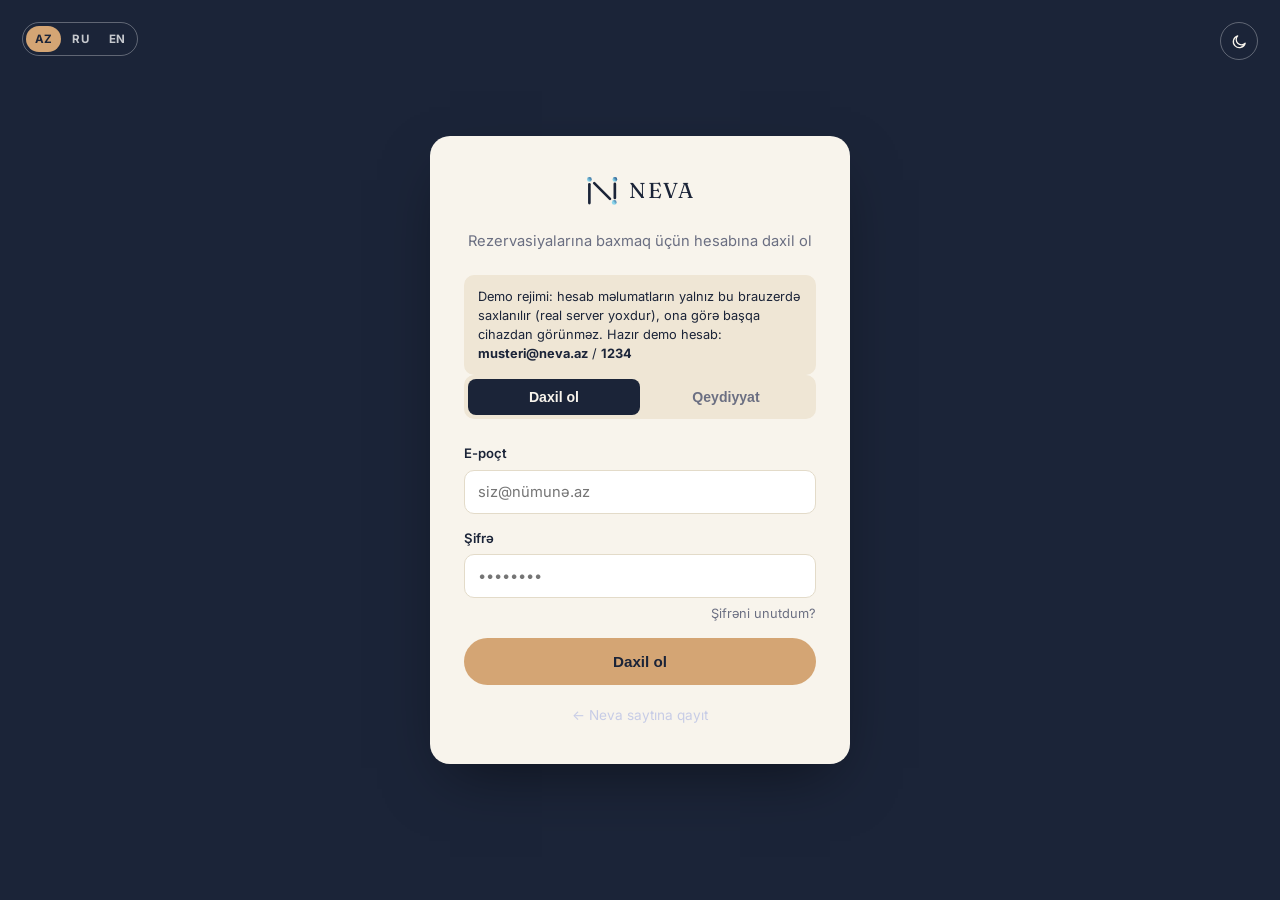
<file: customer-login.html>
<!DOCTYPE html>
<html lang="az">
<head>
<meta charset="UTF-8">
<meta name="viewport" content="width=device-width, initial-scale=1.0">
<title>Daxil ol / Qeydiyyat — Neva</title>
<link rel="icon" type="image/svg+xml" href="assets/favicon.svg">
<script>(function(){try{var t=localStorage.getItem('neva_theme');if(!t){t=window.matchMedia&&window.matchMedia('(prefers-color-scheme: dark)').matches?'dark':'light';}document.documentElement.setAttribute('data-theme',t);}catch(e){}})();</script>
<link rel="stylesheet" href="css/style.css">
<style>
  .login-sub{text-align:center;color:var(--ink-muted);margin-bottom:22px;font-size:.92rem;}
  .err{color:#B84B4B;font-size:.85rem;margin:-4px 0 12px;display:none;}
  .back-link{display:block;text-align:center;margin-top:20px;color:var(--lavender-soft);font-size:.85rem;}
  .form-panel{display:none;}
  .form-panel.active{display:block;}
  .login-theme-toggle{position:absolute;top:22px;right:22px;color:#F8F4EC;border-color:rgba(255,255,255,.3);}
  .login-lang-switch{position:absolute;top:22px;left:22px;}
  .login-lang-switch button{color:rgba(255,255,255,.75);}
  .login-lang-switch{border-color:rgba(255,255,255,.3);}
  .login-lang-switch button.active{background:var(--gold);color:var(--navy);}
  .forgot-link{display:block;text-align:right;font-size:.8rem;color:var(--ink-muted);margin:-8px 0 14px;cursor:pointer;}
  .forgot-link:hover{color:var(--gold);}
</style>
</head>
<body>

  <div class="login-wrap" style="position:relative">
    <div class="lang-switch login-lang-switch"></div>
    <button class="theme-toggle login-theme-toggle" type="button" aria-label="Tema dəyişdir" title="Tema dəyişdir"></button>
    <div class="login-card">
      <div class="logo">
        <span class="logo-icon" data-neva-logo="34"></span>
        <span class="logo-word">NEVA</span>
      </div>
      <p class="login-sub" data-tab="login" data-i18n="login.loginSub">Rezervasiyalarına baxmaq üçün hesabına daxil ol</p>

      <div class="demo-note ">Demo rejimi: hesab məlumatların yalnız bu brauzerdə saxlanılır (real server yoxdur), ona görə başqa cihazdan görünməz. Hazır demo hesab: <b>musteri@neva.az</b> / <b>1234</b></div>

      <div class="tabs">
        <button class="tab-btn active" data-tab="login" data-i18n="login.tabLogin">Daxil ol</button>
        <button class="tab-btn" data-tab="register" data-i18n="login.tabRegister">Qeydiyyat</button>
      </div>

      <form class="form-panel active" id="login-form">
        <div class="login-field">
          <label for="li-email" data-i18n="login.email">E-poçt</label>
          <input id="li-email" type="text" placeholder="siz@nümunə.az" required>
        </div>
        <div class="login-field">
          <label for="li-pass" data-i18n="login.pass">Şifrə</label>
          <input id="li-pass" type="password" placeholder="••••••••" required>
        </div>
        <span class="forgot-link" id="forgot-link-1" data-i18n="login.forgot">Şifrəni unutdum?</span>
        <div class="err" id="login-err">E-poçt və ya şifrə yanlışdır.</div>
        <button type="submit" class="btn btn-gold btn-block" data-i18n="nav.login">Daxil ol</button>
      </form>

      <form class="form-panel" id="register-form">
        <div class="login-field">
          <label for="re-name" data-i18n="login.name">Ad, Soyad</label>
          <input id="re-name" type="text" placeholder="Adınız Soyadınız" required>
        </div>
        <div class="login-field">
          <label for="re-email" data-i18n="login.email">E-poçt</label>
          <input id="re-email" type="text" placeholder="siz@nümunə.az" required>
        </div>
        <div class="login-field">
          <label for="re-phone" data-i18n="login.phone">Telefon</label>
          <input id="re-phone" type="tel" placeholder="+994 XX XXX XX XX" required>
        </div>
        <div class="login-field">
          <label for="re-pass" data-i18n="login.pass">Şifrə</label>
          <input id="re-pass" type="password" placeholder="Ən azı 4 simvol" required>
        </div>
        <div class="err" id="register-err">Xəta baş verdi.</div>
        <button type="submit" class="btn btn-gold btn-block" data-i18n="login.registerBtn">Hesab yarat</button>
      </form>

      <a href="index.html" class="back-link" data-i18n="login.back">← Neva saytına qayıt</a>
    </div>
  </div>

<script src="js/data.js"></script>
<script src="js/store.js"></script>
<script src="js/i18n.js"></script>
<script src="js/logo.js"></script>
<script src="js/main.js"></script>
<script>
  if (NEVA_DB.getCurrentCustomer()) location.href = "account.html";

  const tabs = document.querySelectorAll(".tab-btn");
  tabs.forEach(t => t.addEventListener("click", () => {
    tabs.forEach(x => x.classList.remove("active"));
    t.classList.add("active");
    document.querySelectorAll(".form-panel").forEach(p => p.classList.remove("active"));
    document.getElementById(t.dataset.tab + "-form").classList.add("active");
  }));

// Tərcüməni gətirən helper funksiya
function t(key) {
  const currentLang = document.documentElement.lang || 'az';
  return NEVA_I18N[currentLang]?.[key] || NEVA_I18N['az']?.[key] || key;
}

// Event listener daxilində istifadəsi:
document.getElementById("forgot-link-1")?.addEventListener("click", (e) => {
  e.preventDefault();
  showToast(t("demo_recovery"));
});
  const redirectTo = new URLSearchParams(location.search).get("redirect") || "account.html";

  document.getElementById("login-form").addEventListener("submit", (e) => {
    e.preventDefault();
    const email = document.getElementById("li-email").value.trim();
    const pass = document.getElementById("li-pass").value;
    const result = NEVA_DB.customerLogin(email, pass);
    if (result.ok) { location.href = redirectTo; }
    else { document.getElementById("login-err").style.display = "block"; }
  });

  document.getElementById("register-form").addEventListener("submit", (e) => {
    e.preventDefault();
    const name = document.getElementById("re-name").value.trim();
    const email = document.getElementById("re-email").value.trim();
    const phone = document.getElementById("re-phone").value.trim();
    const password = document.getElementById("re-pass").value;
    const errBox = document.getElementById("register-err");
    if (!name || !email || !phone || password.length < 4) {
      errBox.textContent = "Bütün sahələri düzgün doldurun (şifrə ən azı 4 simvol).";
      errBox.style.display = "block";
      return;
    }
    const result = NEVA_DB.registerCustomer({ name, email, phone, password });
    if (result.ok) { location.href = redirectTo; }
    else { errBox.textContent = result.error; errBox.style.display = "block"; }
  });
</script>
</body>
</html>
</file>
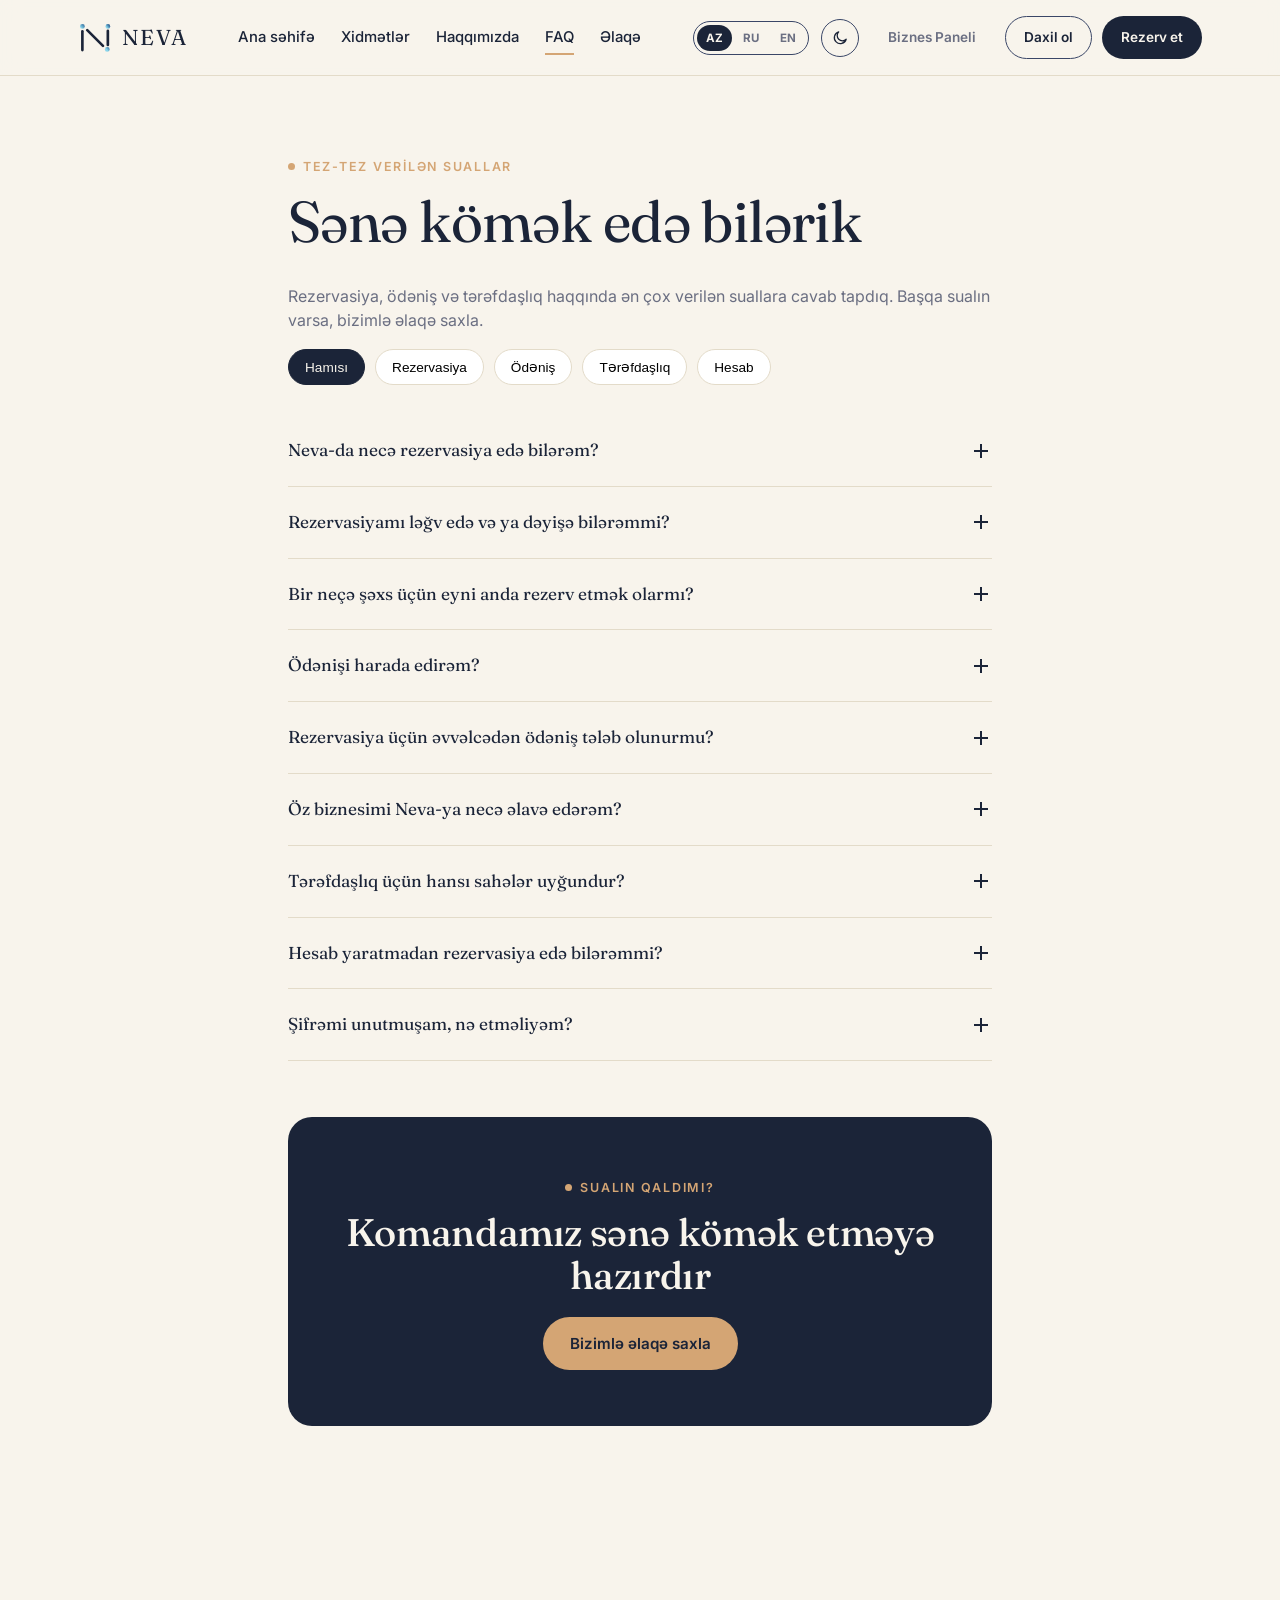
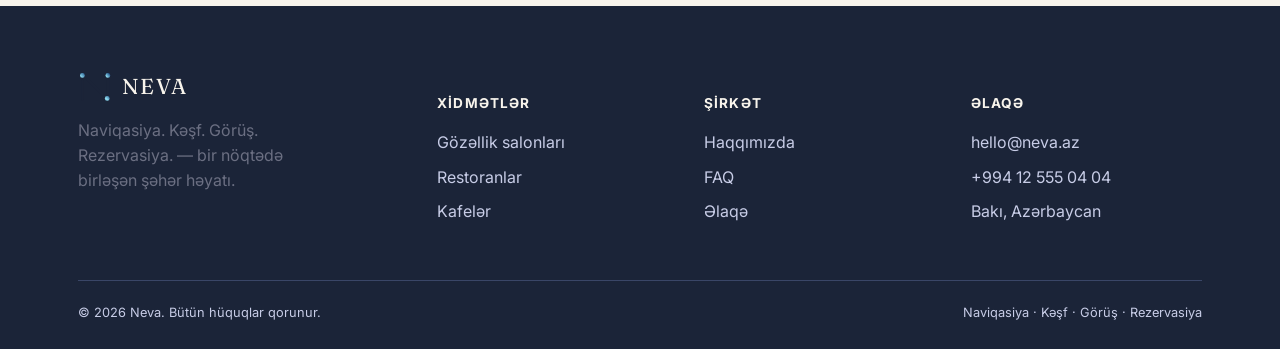
<file: faq.html>
<!DOCTYPE html>
<html lang="az">

<head>
  <meta charset="UTF-8">
  <meta name="viewport" content="width=device-width, initial-scale=1.0">
  <title>FAQ — Neva</title>
  <link rel="icon" type="image/svg+xml" href="assets/favicon.svg">
  <script>(function () { try { var t = localStorage.getItem('neva_theme'); if (!t) { t = window.matchMedia && window.matchMedia('(prefers-color-scheme: dark)').matches ? 'dark' : 'light'; } document.documentElement.setAttribute('data-theme', t); } catch (e) { } })();</script>
  <link rel="stylesheet" href="css/style.css">
</head>

<body>

  <header class="site-header">
    <div class="nav">
      <a href="index.html" class="logo">
        <span class="logo-icon" data-neva-logo="34"></span>
        <span class="logo-word">NEVA</span>
      </a>
      <nav class="nav-links" id="primary-nav">
        <a href="index.html" data-i18n="nav.home">Ana səhifə</a>
        <a href="services.html" data-i18n="nav.services">Xidmətlər</a>
        <a href="about.html" data-i18n="nav.about">Haqqımızda</a>
        <a href="faq.html" data-i18n="nav.faq">FAQ</a>
        <a href="contact.html" data-i18n="nav.contact">Əlaqə</a>
        <div class="nav-extra">
          <a href="admin-login.html" data-i18n="nav.bizpanel">Biznes Paneli</a>
          <a href="customer-login.html" class="js-login-link" data-i18n="nav.login">Daxil ol</a>
          <a href="services.html" class="btn btn-primary nav-book-mobile" data-i18n="nav.book">Rezerv et</a>
          <div class="lang-switch lang-switch-mobile"></div>
        </div>
      </nav>
      <div class="nav-cta">
        <div class="lang-switch"></div>
        <button class="theme-toggle" type="button" aria-label="Tema deyisdir" title="Tema deyisdir"></button>
        <a href="admin-login.html" class="btn btn-ghost btn-sm" style="border-color:transparent;color:var(--ink-muted)"
          data-i18n="nav.bizpanel">Biznes Paneli</a>
        <a href="customer-login.html" id="nav-login-link" class="btn btn-ghost btn-sm" data-i18n="nav.login">Daxil
          ol</a>
        <a href="services.html" class="btn btn-primary btn-sm" data-i18n="nav.book">Rezerv et</a>
      </div>
      <button class="burger" type="button" aria-label="Menyu" aria-expanded="false" aria-controls="primary-nav"><span></span><span></span><span></span></button>
    </div>
  </header>

  <section class="section" style="padding-bottom:0">
    <div class="container" style="max-width:760px">
      <div class="eyebrow" data-i18n="faq.eyebrow">Tez-tez verilən suallar</div>
      <h1 data-i18n="faq.title">Sənə kömək edə bilərik</h1>
      <p>Rezervasiya, ödəniş və tərəfdaşlıq haqqında ən çox verilən suallara cavab tapdıq. Başqa sualın varsa, bizimlə
        əlaqə saxla.</p>

      <div class="faq-cats">
        <button class="filter-chip active" data-cat="all" data-i18n="faq.catAll">Hamısı</button>
        <button class="filter-chip" data-cat="booking" data-i18n="faq.catBooking">Rezervasiya</button>
        <button class="filter-chip" data-cat="payment" data-i18n="faq.catPayment">Ödəniş</button>
        <button class="filter-chip" data-cat="partner" data-i18n="faq.catPartner">Tərəfdaşlıq</button>
        <button class="filter-chip" data-cat="account" data-i18n="faq.catAccount">Hesab</button>
      </div>
    </div>
  </section>

  <section class="container" style="max-width:760px;padding-bottom:80px">
    <div id="faq-wrap">
      <div class="faq-item" data-cat="booking">
        <div class="faq-q"><span>Neva-da necə rezervasiya edə bilərəm?</span><span class="plus"></span></div>
        <div class="faq-a">
          <p>Xidmətlər səhifəsində kateqoriya seç, xəritədə sənə ən yaxın olanı tap, biznesin profilinə keç, xidməti,
            tarixi və saatı seçib formu doldur — rezervasiyan anında təsdiqlənir.</p>
        </div>
      </div>
      <div class="faq-item" data-cat="booking">
        <div class="faq-q"><span>Rezervasiyamı ləğv edə və ya dəyişə bilərəmmi?</span><span class="plus"></span></div>
        <div class="faq-a">
          <p>Bəli. Görüş vaxtına ən azı 3 saat qalanadək rezervasiyanı hesabından pulsuz ləğv edə və ya yeni tarixə
            köçürə bilərsən.</p>
        </div>
      </div>
      <div class="faq-item" data-cat="booking">
        <div class="faq-q"><span>Bir neçə şəxs üçün eyni anda rezerv etmək olarmı?</span><span class="plus"></span>
        </div>
        <div class="faq-a">
          <p>Restoran və kafelərdə masa tutarkən nəfər sayını seçə bilərsən; salon xidmətlərində isə hər nəfər üçün
            ayrıca rezervasiya tələb olunur.</p>
        </div>
      </div>
      <div class="faq-item" data-cat="payment">
        <div class="faq-q"><span>Ödənişi harada edirəm?</span><span class="plus"></span></div>
        <div class="faq-a">
          <p>Bəzi xidmətlərdə yerində, bəzilərində isə platforma üzərindən kartla ödəniş mümkündür. Bu, hər biznesin
            profilində qeyd olunur.</p>
        </div>
      </div>
      <div class="faq-item" data-cat="payment">
        <div class="faq-q"><span>Rezervasiya üçün əvvəlcədən ödəniş tələb olunurmu?</span><span class="plus"></span>
        </div>
        <div class="faq-a">
          <p>Xeyr. Neva üzərindən rezervasiya etmək həmişə pulsuzdur — ödəniş yalnız aldığın xidmətin özünə görədir və
            birbaşa biznesə edilir.</p>
        </div>
      </div>
      <div class="faq-item" data-cat="partner">
        <div class="faq-q"><span>Öz biznesimi Neva-ya necə əlavə edərəm?</span><span class="plus"></span></div>
        <div class="faq-a">
          <p>Əlaqə səhifəsindəki formu doldur, komandamız 24 saat ərzində səninlə əlaqə saxlayıb profilini quracaq.</p>
        </div>
      </div>
      <div class="faq-item" data-cat="partner">
        <div class="faq-q"><span>Tərəfdaşlıq üçün hansı sahələr uyğundur?</span><span class="plus"></span></div>
        <div class="faq-a">
          <p>Hazırda gözəllik salonları, restoran və kafeləri qəbul edirik. Yeni sahələr tezliklə əlavə olunacaq.</p>
        </div>
      </div>
      <div class="faq-item" data-cat="account">
        <div class="faq-q"><span>Hesab yaratmadan rezervasiya edə bilərəmmi?</span><span class="plus"></span></div>
        <div class="faq-a">
          <p>Bəli, qonaq olaraq rezerv edə bilərsən. Hesab yaratmaqla isə rezervasiya tarixçəni izləyə və daha sürətli
            rezervasiya edə bilərsən.</p>
        </div>
      </div>
      <div class="faq-item" data-cat="account">
        <div class="faq-q"><span>Şifrəmi unutmuşam, nə etməliyəm?</span><span class="plus"></span></div>
        <div class="faq-a">
          <p>Daxil ol səhifəsindəki "Şifrəni unutdum?" linkinə klik et. Bu, demo versiyada real e-poçt göndərmir —
            birbaşa <a href="contact.html">dəstək komandamızla</a> əlaqə saxlamağını göstərir.</p>
        </div>
      </div>
    </div>

    <div class="cta-band fade-up" style="margin-top:56px">
      <div class="eyebrow" style="justify-content:center" data-i18n="faq.ctaEyebrow">Sualın qaldımı?</div>
      <h2 data-i18n="faq.ctaTitle">Komandamız sənə kömək etməyə hazırdır</h2>
      <a href="contact.html" class="btn btn-gold" data-i18n="faq.ctaButton">Bizimlə əlaqə saxla</a>
    </div>
  </section>

<footer class="site-footer">
  <div class="container">
      <div class="footer-grid">
        <div>
          <div class="footer-logo">
            <a href="index.html" class="logo">
              <span class="logo-icon" data-neva-logo="34"></span>
              <span class="logo-word">NEVA</span>
            </a>
          </div>
          <p style="max-width:260px" data-i18n="footer.tagline">Naviqasiya. Kəşf. Görüş. Rezervasiya. — bir nöqtədə
            birləşən şəhər həyatı.</p>
        </div>
        <div>
          <h5 data-i18n="footer.services">Xidmətlər</h5>
          <ul>
            <li><a href="services.html?cat=salon" data-i18n="footer.beauty">Gözəllik salonları</a></li>
            <li><a href="services.html?cat=restaurant" data-i18n="footer.restaurants">Restoranlar</a></li>
            <li><a href="services.html?cat=cafe" data-i18n="footer.cafes">Kafelər</a></li>
          </ul>
        </div>
        <div>
          <h5 data-i18n="footer.company">Şirkət</h5>
          <ul>
            <li><a href="about.html" data-i18n="nav.about">Haqqımızda</a></li>
            <li><a href="faq.html" data-i18n="nav.faq">FAQ</a></li>
            <li><a href="contact.html" data-i18n="nav.contact">Əlaqə</a></li>
          </ul>
        </div>
        <div>
          <h5 data-i18n="footer.contact">Əlaqə</h5>
          <ul>
            <li>hello@neva.az</li>
            <li>+994 12 555 04 04</li>
            <li>Bakı, Azərbaycan</li>
          </ul>
        </div>
      </div>
      <div class="footer-bottom">
        <span data-i18n="footer.rights">© 2026 Neva. Bütün hüquqlar qorunur.</span>
        <span data-i18n="footer.short">Naviqasiya · Kəşf · Görüş · Rezervasiya</span>
      </div>
    </div>
</footer>

  <script src="js/data.js"></script>
  <script src="js/store.js"></script>
  <script src="js/i18n.js"></script>
  <script src="js/logo.js"></script>
  <script src="js/main.js"></script>
</body>

</html>
</file>
<file: css/style.css>
/* ============================================================
   NEVA — design tokens
   Navy #1B2438 / Navy-light #26314B / Lavender #8B93C4
   Gold #D4A574 / Cream #F8F4EC / Cream-dark #EFE7D8
   Display: Fraunces  ·  Body/UI: Inter
   Signature: the "constellation" dot-and-line motif from the
   logo — reused as dividers, list markers and map pins.
   ============================================================ */

@import url('https://fonts.googleapis.com/css2?family=Fraunces:ital,opsz,wght@0,9..144,300;0,9..144,400;0,9..144,500;0,9..144,600;1,9..144,400&family=Inter:wght@400;500;600;700&display=swap');

:root{
  --navy:#1B2438;
  --navy-light:#26314B;
  --navy-soft:#3A4667;
  --lavender:#8B93C4;
  --lavender-soft:#C7CCE6;
  --gold:#D4A574;
  --gold-soft:#E9CFA9;
  --cream:#F8F4EC;
  --cream-dark:#EFE6D5;
  --ink:#1B2438;
  --ink-muted:#6B6F82;
  --line:#E3DBC9;
  --radius:14px;
  --shadow:0 12px 32px -12px rgba(27,36,56,.18);
  --maxw:1180px;
  --card-bg:#fff;
  --header-bg:rgba(248,244,236,.88);
}

/* ============================================================
   DARK MODE — reuses the exact same brand palette above, just
   remapped: the page surfaces darken (cream → deep navy tones)
   while text lightens (ink → the same cream). Accent colors
   (navy bands, gold, lavender) are untouched on purpose so the
   brand reads identically in both modes.
   ============================================================ */
[data-theme="dark"]{
  --cream:#212B45;
  --cream-dark:#2B3654;
  --card-bg:#26314B;
  --ink:#F3F1E9;
  --ink-muted:#C7CCE6;
  --line:#3A4667;
  --header-bg:rgba(27,36,56,.86);
  --shadow:0 12px 32px -12px rgba(0,0,0,.45);
}

*{box-sizing:border-box;}
html{scroll-behavior:smooth;}
body{
  margin:0;
  background:var(--cream);
  color:var(--ink);
  font-family:'Inter',sans-serif;
  line-height:1.55;
  -webkit-font-smoothing:antialiased;
  transition:background-color .25s ease,color .25s ease;
}
img{max-width:100%;display:block;}
a{color:inherit;text-decoration:none;}
ul{list-style:none;margin:0;padding:0;}
h1,h2,h3,h4{
  font-family:'Fraunces',serif;
  font-weight:500;
  line-height:1.12;
  margin:0 0 .5em;
  letter-spacing:-.01em;
  color:var(--ink);
}
h1{font-size:clamp(2.2rem,4.5vw,3.6rem);font-weight:400;}
h2{font-size:clamp(1.7rem,3vw,2.5rem);}
h3{font-size:1.3rem;}
p{margin:0 0 1em;color:var(--ink-muted);}
.container{max-width:var(--maxw);margin:0 auto;padding:0 28px;}
.eyebrow{
  display:inline-flex;align-items:center;gap:8px;
  font-size:.78rem;letter-spacing:.14em;text-transform:uppercase;
  color:var(--gold);font-weight:600;margin-bottom:14px;
}
.eyebrow::before{content:"";width:7px;height:7px;border-radius:50%;background:var(--gold);}

/* ---------- buttons ---------- */
.btn{
  display:inline-flex;align-items:center;justify-content:center;gap:8px;
  padding:14px 26px;border-radius:999px;font-weight:600;font-size:.95rem;
  border:1px solid transparent;cursor:pointer;transition:.25s ease;white-space:nowrap;
}
.btn-primary{background:var(--navy);color:var(--cream);}
.btn-primary:hover{background:var(--navy-light);transform:translateY(-2px);}
.btn-gold{background:var(--gold);color:var(--navy);}
.btn-gold:hover{background:var(--gold-soft);transform:translateY(-2px);}
.btn-ghost{background:transparent;border-color:var(--navy-soft);color:var(--ink);}
.btn-ghost:hover{background:var(--navy);color:var(--cream);}
.btn-sm{padding:10px 18px;font-size:.85rem;}
.btn-block{width:100%;}
.btn:disabled{opacity:.5;cursor:not-allowed;transform:none;}

/* ---------- header ---------- */
.site-header{
  position:sticky;top:0;z-index:100;
  border-bottom:1px solid var(--line);
  transition:border-color .25s ease;
}
/* blur pseudo-elementdədir: header-in özündə backdrop-filter
   fixed menyunu header-in içinə "hapsedir" */
.site-header::before{
  content:"";position:absolute;inset:0;z-index:-1;
  background:var(--header-bg);
  -webkit-backdrop-filter:blur(10px);backdrop-filter:blur(10px);
  transition:background-color .25s ease;
}
.nav{display:flex;align-items:center;justify-content:space-between;padding:16px 28px;max-width:var(--maxw);margin:0 auto;}
.logo{display:flex;align-items:center;gap:10px;color:var(--ink);}
.logo-icon{display:flex;color:var(--ink);}
.logo svg{width:34px;height:34px;}
.logo-word{font-family:'Fraunces',serif;font-size:1.35rem;letter-spacing:.06em;color:var(--ink);}
.nav-links{display:flex;gap:26px;align-items:center;}
.nav-links a{
  font-size:.93rem;font-weight:500;color:var(--ink);position:relative;padding:4px 0;
}
.nav-links a::after{
  content:"";position:absolute;left:0;bottom:-2px;width:0;height:2px;background:var(--gold);
  transition:width .25s ease;
}
.nav-links a:hover::after,.nav-links a.active::after{width:100%;}
.nav-cta{display:flex;gap:10px;align-items:center;}
.theme-toggle{
  display:flex;align-items:center;justify-content:center;width:38px;height:38px;flex:0 0 auto;
  border-radius:50%;border:1px solid var(--navy-soft);background:transparent;color:var(--ink);
  cursor:pointer;transition:.2s ease;
}
.theme-toggle:hover{background:var(--navy);color:var(--cream);border-color:var(--navy);}
.burger{
  display:none;position:relative;width:44px;height:44px;margin-right:-8px;flex:0 0 auto;
  background:none;border:none;border-radius:12px;cursor:pointer;color:var(--ink);
  -webkit-tap-highlight-color:transparent;
}
.burger span{
  position:absolute;left:11px;width:22px;height:2px;margin:0;border-radius:2px;background:currentColor;
  transition:top .3s ease,transform .3s ease,opacity .2s ease;
}
.burger span:nth-child(1){top:14px;}
.burger span:nth-child(2){top:21px;}
.burger span:nth-child(3){top:28px;}
/* açıq vəziyyət: 3 xətt X-ə çevrilir */
.burger.is-open span:nth-child(1){top:21px;transform:rotate(45deg);}
.burger.is-open span:nth-child(2){opacity:0;}
.burger.is-open span:nth-child(3){top:21px;transform:rotate(-45deg);}
.burger:focus-visible,.theme-toggle:focus-visible,.nav-links a:focus-visible,.nav-extra-btn:focus-visible{
  outline:2px solid var(--gold);outline-offset:2px;border-radius:8px;
}
.nav-extra{display:none;}

/* ---------- language switcher (AZ / RU / EN) ---------- */
.lang-switch{
  display:flex;align-items:center;gap:2px;border:1px solid var(--navy-soft);border-radius:999px;
  padding:3px;flex:0 0 auto;
}
.lang-switch button{
  border:none;background:none;cursor:pointer;color:var(--ink-muted);font-family:'Inter',sans-serif;
  font-size:.72rem;font-weight:700;letter-spacing:.02em;padding:6px 9px;border-radius:999px;transition:.2s ease;
}
.lang-switch button:hover{color:var(--ink);}
.lang-switch button.active{background:var(--navy);color:var(--cream);}
.lang-switch.lang-switch-mobile{display:flex;gap:8px;margin-top:6px;border:none;padding:0;}
.lang-switch-mobile button{
  border:1px solid var(--navy-soft);background:none;cursor:pointer;color:var(--ink-muted);
  font-family:'Inter',sans-serif;font-size:.78rem;font-weight:700;padding:8px 14px;border-radius:999px;
}
.lang-switch-mobile button.active{background:var(--navy);color:var(--cream);border-color:var(--navy);}

/* nav collapses to the burger menu earlier than the old 880px cut-off —
   at typical tablet / small-laptop widths (900–1180px) the full nav
   (5 links + business panel + login + book + theme + language) was
   tight enough to wrap awkwardly; 1060px gives it room to breathe. */
@media(max-width:1060px){
  .nav{padding:12px 20px;gap:8px;}
  .nav-cta{margin-left:auto;}
  .nav-cta .btn,.nav-cta .lang-switch{display:none;}  /* menyunun içinə keçir */
  .burger{display:block;}

  /* header-in altından tam ekran panel */
  .nav-links{
    position:fixed;top:var(--header-h,68px);left:0;right:0;bottom:0;z-index:90;
    flex-direction:column;align-items:stretch;gap:0;
    padding:8px 20px calc(28px + env(safe-area-inset-bottom,0px));
    background:var(--cream);overflow-y:auto;overscroll-behavior:contain;
    opacity:0;visibility:hidden;transform:translateY(-8px);
    transition:opacity .25s ease,transform .25s ease,visibility 0s linear .25s;
  }
  .nav-links.open{opacity:1;visibility:visible;transform:none;transition-delay:0s;}

  .nav-links > a{
    display:flex;align-items:center;min-height:54px;padding:14px 4px;
    font-size:1.08rem;font-weight:600;border-bottom:1px solid var(--line);
  }
  .nav-links a::after{display:none;}
  .nav-links > a.active{color:var(--gold);}

  .nav-extra{display:flex;flex-direction:column;gap:12px;margin-top:24px;width:100%;}
  .nav-links .nav-extra a:not(.btn),.nav-links .nav-extra .nav-extra-btn{
    display:flex;align-items:center;justify-content:center;min-height:48px;padding:12px 16px;
    font-size:.98rem;font-weight:600;color:var(--ink);background:var(--card-bg);
    border:1px solid var(--line);border-radius:12px;width:100%;text-align:center;
  }
  .nav-links .nav-extra a.btn-primary{
    min-height:50px;padding:14px 20px;font-size:1rem;font-weight:600;color:var(--cream);
  }
  .lang-switch.lang-switch-mobile{justify-content:center;margin-top:10px;}
}
@media(prefers-reduced-motion:reduce){
  .nav-links,.burger span{transition:none;}
}
/* menyu açıqdırsa arxa səhifə sürüşməsin */
html.nav-open,html.nav-open body{overflow:hidden;}
@media(min-width:1061px){
  .nav-cta .lang-switch{margin-right:2px;}
}

/* ---------- constellation divider (signature element) ---------- */
.constellation{display:flex;align-items:center;gap:10px;margin:0 0 20px;}
.constellation .dot{width:8px;height:8px;border-radius:50%;background:var(--lavender);}
.constellation .dot.gold{background:var(--gold);}
.constellation .stroke{flex:0 0 46px;height:1px;background:linear-gradient(90deg,var(--lavender),var(--gold));}

/* ---------- hero ---------- */
.hero{position:relative;padding:88px 0 60px;overflow:hidden;}
.hero-grid{display:grid;grid-template-columns:1.05fr .95fr;gap:56px;align-items:center;}
.hero h1{margin-bottom:22px;}
.hero h1 em{font-style:italic;color:var(--lavender);}
.hero p.lead{font-size:1.12rem;max-width:480px;}
.hero-actions{display:flex;gap:14px;margin-top:30px;flex-wrap:wrap;}
.hero-art{position:relative;aspect-ratio:1/1;max-width:480px;justify-self:end;}
.trust-row{display:flex;gap:34px;margin-top:46px;flex-wrap:wrap;}
.trust-row .stat b{display:block;font-family:'Fraunces',serif;font-size:1.7rem;color:var(--ink);}
.trust-row .stat span{font-size:.82rem;color:var(--ink-muted);}

@media(max-width:900px){
  .hero-grid{grid-template-columns:1fr;}
  .hero-art{justify-self:center;order:-1;max-width:320px;}
}

/* ---------- search bar (home + services) ---------- */
.search-panel{
  background:var(--navy);border-radius:20px;padding:26px;display:grid;
  grid-template-columns:1.4fr 1fr 1fr auto;gap:14px;box-shadow:var(--shadow);
  margin-top:34px;position:relative;z-index:5;
}
.search-field{display:flex;flex-direction:column;gap:6px;}
.search-field label{font-size:.72rem;letter-spacing:.08em;text-transform:uppercase;color:var(--lavender-soft);}
.search-field select,.search-field input{
  background:var(--navy-light);border:1px solid var(--navy-soft);border-radius:10px;
  color:var(--cream);padding:11px 12px;font-family:'Inter',sans-serif;font-size:.92rem;
}
.search-field select:focus,.search-field input:focus{outline:2px solid var(--gold);}
.search-panel .btn{align-self:end;}
@media(max-width:820px){.search-panel{grid-template-columns:1fr 1fr;margin-top:26px;} .search-panel .btn{grid-column:1/-1;}}
@media(max-width:480px){.search-panel{grid-template-columns:1fr;}}

/* ---------- category cards ---------- */
.section{padding:76px 0;}
.section-head{display:flex;justify-content:space-between;align-items:flex-end;gap:20px;margin-bottom:40px;flex-wrap:wrap;}
.section-head p{max-width:460px;margin:0;}
.cat-grid{display:grid;grid-template-columns:repeat(3,1fr);gap:20px;}
.cat-card{
  background:var(--card-bg);border:1px solid var(--line);border-radius:var(--radius);padding:26px 22px;
  transition:.25s ease,background-color .25s ease;position:relative;overflow:hidden;
}
.cat-card:hover{transform:translateY(-6px);box-shadow:var(--shadow);border-color:transparent;}
.cat-card .icon{
  width:48px;height:48px;border-radius:12px;background:var(--cream-dark);
  display:flex;align-items:center;justify-content:center;margin-bottom:18px;color:var(--ink);
}
.cat-card h3{margin-bottom:6px;font-size:1.12rem;}
.cat-card .count{font-size:.82rem;color:var(--gold);font-weight:600;}
@media(max-width:900px){.cat-grid{grid-template-columns:repeat(2,1fr);}}
@media(max-width:520px){.cat-grid{grid-template-columns:1fr;}}

/* ---------- steps (Navigate / Explore / Vision / Appointment) ---------- */
.steps{display:flex;justify-content:space-between;position:relative;gap:16px;}
.steps::before{
  content:"";position:absolute;top:22px;left:5%;right:5%;height:1px;
  background:repeating-linear-gradient(90deg,var(--lavender) 0 6px,transparent 6px 12px);
}
.step{flex:1;text-align:center;position:relative;z-index:1;}
.step .node{
  width:44px;height:44px;border-radius:50%;background:var(--card-bg);border:2px solid var(--lavender);
  display:flex;align-items:center;justify-content:center;margin:0 auto 16px;color:var(--ink);
  font-family:'Fraunces',serif;font-size:1.05rem;
}
.step:nth-child(2) .node,.step:nth-child(4) .node{border-color:var(--gold);}
.step h4{font-family:'Fraunces',serif;font-size:1.05rem;margin-bottom:6px;color:var(--ink);}
.step p{font-size:.88rem;max-width:190px;margin:0 auto;}
@media(max-width:800px){.steps{flex-direction:column;} .steps::before{display:none;}}

/* ---------- business card / list ---------- */
.biz-card{
  display:grid;grid-template-columns:170px 1fr auto;gap:20px;background:var(--card-bg);
  border:1px solid var(--line);border-radius:var(--radius);padding:16px;align-items:center;
  transition:.2s ease;cursor:pointer;
}
.biz-card:hover{box-shadow:var(--shadow);border-color:transparent;}
.biz-card .thumb{width:100%;height:120px;border-radius:10px;object-fit:cover;background:var(--cream-dark);}
.biz-card h3{font-size:1.08rem;margin-bottom:4px;}
.biz-meta{display:flex;gap:14px;flex-wrap:wrap;font-size:.82rem;color:var(--ink-muted);margin-bottom:8px;}
.biz-meta span{display:flex;align-items:center;gap:5px;}
.tag-row{display:flex;gap:8px;flex-wrap:wrap;}
.tag{background:var(--cream-dark);color:var(--ink);font-size:.74rem;padding:4px 10px;border-radius:999px;font-weight:500;}
.rating{color:var(--gold);font-weight:700;}
@media(max-width:700px){.biz-card{grid-template-columns:1fr;} .biz-card .thumb{height:150px;}}

/* ---------- services layout with map ---------- */
.services-layout{display:grid;grid-template-columns:1fr 420px;gap:26px;align-items:start;}
.filters-bar{display:flex;gap:10px;flex-wrap:wrap;margin-bottom:22px;}
.filter-chip{
  padding:9px 16px;border-radius:999px;border:1px solid var(--line);background:var(--card-bg);
  font-size:.85rem;font-weight:500;cursor:pointer;transition:.2s;
}
.filter-chip.active,.filter-chip:hover{background:var(--navy);color:var(--cream);border-color:var(--navy);}
#map{height:640px;border-radius:var(--radius);border:1px solid var(--line);position:sticky;top:96px;overflow:hidden;box-shadow:var(--shadow);}
.biz-list{display:flex;flex-direction:column;gap:14px;}
@media(max-width:980px){
  .services-layout{grid-template-columns:1fr;}
  #map{height:340px;position:relative;top:0;order:-1;}
}

/* ---------- business detail ---------- */
.detail-hero{display:grid;grid-template-columns:1.5fr 1fr;gap:0;border-radius:20px;overflow:hidden;box-shadow:var(--shadow);}
.detail-hero img{height:100%;object-fit:cover;min-height:280px;}
.detail-hero .info{background:var(--navy);color:var(--cream);padding:34px;display:flex;flex-direction:column;justify-content:center;}
.detail-hero .info p{color:var(--lavender-soft);}
.detail-body{display:grid;grid-template-columns:1fr 340px;gap:40px;margin-top:48px;align-items:start;}
.svc-list-item{
  display:flex;justify-content:space-between;align-items:center;padding:18px 0;
  border-bottom:1px solid var(--line);gap:14px;
}
.svc-list-item:last-child{border-bottom:none;}
.svc-list-item .name{font-weight:600;color:var(--ink);}
.svc-list-item .dur{font-size:.82rem;color:var(--ink-muted);}
.svc-list-item .price{font-family:'Fraunces',serif;font-size:1.15rem;color:var(--ink);white-space:nowrap;}

.book-card{
  background:var(--card-bg);border:1px solid var(--line);border-radius:var(--radius);padding:24px;
  position:sticky;top:96px;box-shadow:var(--shadow);
}
.book-card h4{margin-bottom:16px;}
.book-card .field{margin-bottom:14px;}
.book-card label{display:block;font-size:.8rem;font-weight:600;color:var(--ink);margin-bottom:6px;}
.book-card select,.book-card input{
  width:100%;padding:11px 12px;border:1px solid var(--line);border-radius:10px;font-family:'Inter';font-size:.92rem;background:var(--cream);
}
.slots{display:grid;grid-template-columns:repeat(3,1fr);gap:8px;margin-top:6px;}
.slot{padding:9px 0;text-align:center;border:1px solid var(--line);border-radius:8px;font-size:.85rem;cursor:pointer;background:var(--card-bg);}
.slot.active{background:var(--navy);color:var(--cream);border-color:var(--navy);}
.slot.taken{opacity:.35;text-decoration:line-through;cursor:not-allowed;}
.book-summary{margin-top:16px;padding-top:16px;border-top:1px dashed var(--line);font-size:.9rem;}
.book-summary div{display:flex;justify-content:space-between;margin-bottom:6px;color:var(--ink-muted);}
.book-summary .total{color:var(--ink);font-weight:700;font-size:1.05rem;}

/* ---------- reviews ---------- */
.review{padding:18px 0;border-bottom:1px solid var(--line);}
.review-head{display:flex;justify-content:space-between;font-size:.85rem;color:var(--ink-muted);margin-bottom:6px;}
.review-head b{color:var(--ink);}

/* ---------- FAQ accordion ---------- */
.faq-item{border-bottom:1px solid var(--line);}
.faq-q{
  display:flex;justify-content:space-between;align-items:center;padding:22px 0;cursor:pointer;
  font-family:'Fraunces',serif;font-size:1.08rem;color:var(--ink);
}
.faq-q .plus{width:22px;height:22px;flex:0 0 auto;position:relative;}
.faq-q .plus::before,.faq-q .plus::after{content:"";position:absolute;background:var(--ink);}
.faq-q .plus::before{width:14px;height:2px;top:10px;left:4px;}
.faq-q .plus::after{width:2px;height:14px;top:4px;left:10px;transition:.25s;}
.faq-item.open .plus::after{transform:rotate(90deg);opacity:0;}
.faq-a{max-height:0;overflow:hidden;transition:max-height .3s ease;}
.faq-a p{padding-bottom:20px;margin:0;max-width:640px;}
.faq-cats{display:flex;gap:10px;flex-wrap:wrap;margin-bottom:30px;}

/* ---------- about ---------- */
.value-grid{display:grid;grid-template-columns:repeat(3,1fr);gap:22px;}
.value-card{background:var(--card-bg);border:1px solid var(--line);border-radius:var(--radius);padding:26px;}
.value-card .num{font-family:'Fraunces',serif;color:var(--lavender);font-size:1.6rem;margin-bottom:10px;}
.team-grid{display:grid;grid-template-columns:repeat(4,1fr);gap:20px;}
.team-card img{border-radius:var(--radius);aspect-ratio:1/1.05;object-fit:cover;margin-bottom:12px;}
.team-card h4{margin-bottom:2px;font-size:1rem;}
.team-card span{font-size:.82rem;color:var(--gold);font-weight:600;}
@media(max-width:900px){.value-grid{grid-template-columns:1fr;}.team-grid{grid-template-columns:repeat(2,1fr);}}

/* ---------- contact ---------- */
.contact-grid{display:grid;grid-template-columns:1fr 1fr;gap:50px;}
.contact-form .field{margin-bottom:18px;}
.contact-form label{display:block;font-size:.85rem;font-weight:600;margin-bottom:6px;color:var(--ink);}
.contact-form input,.contact-form textarea,.contact-form select{
  width:100%;padding:13px 14px;border:1px solid var(--line);border-radius:10px;font-family:'Inter';background:var(--card-bg);
}
.contact-info-card{background:var(--navy);color:var(--cream);border-radius:20px;padding:34px;}
.contact-info-card .row{display:flex;gap:14px;margin-bottom:22px;align-items:flex-start;}
.contact-info-card .row .ic{width:38px;height:38px;border-radius:10px;background:var(--navy-light);display:flex;align-items:center;justify-content:center;flex:0 0 auto;}
.contact-info-card h4{color:var(--cream);margin-bottom:2px;}
.contact-info-card p{color:var(--lavender-soft);margin:0;}
@media(max-width:880px){.contact-grid{grid-template-columns:1fr;}}

/* ---------- CTA band ---------- */
.cta-band{background:var(--navy);border-radius:24px;padding:56px;text-align:center;position:relative;overflow:hidden;}
.cta-band h2{color:var(--cream);}
.cta-band p{color:var(--lavender-soft);max-width:480px;margin:0 auto 26px;}

/* ---------- footer ---------- */
.site-footer{background:var(--navy);color:var(--lavender-soft);margin-top:100px;padding:64px 0 26px;}
.footer-grid{display:grid;grid-template-columns:1.4fr 1fr 1fr 1fr;gap:36px;margin-bottom:46px;}
.footer-grid h5{color:var(--cream);font-size:.85rem;letter-spacing:.08em;text-transform:uppercase;margin-bottom:16px;}
.footer-grid ul li{margin-bottom:10px;}
.footer-grid ul a:hover{color:var(--gold);}
.footer-logo{display:flex;gap:10px;align-items:center;margin-bottom:14px;color:var(--cream);}
.footer-logo .logo-word{color:var(--cream);}
.footer-bottom{border-top:1px solid var(--navy-soft);padding-top:22px;display:flex;justify-content:space-between;font-size:.8rem;flex-wrap:wrap;gap:10px;}
@media(max-width:800px){.footer-grid{grid-template-columns:1fr 1fr;}}

/* ---------- toast / modal ---------- */
.toast{
  position:fixed;bottom:26px;left:50%;transform:translateX(-50%) translateY(140%);
  background:var(--navy);color:var(--cream);padding:16px 26px;border-radius:12px;
  box-shadow:var(--shadow);z-index:999;transition:transform .35s ease;font-size:.92rem;
  display:flex;align-items:center;gap:10px;
}
.toast.show{transform:translateX(-50%) translateY(0);}
.toast .dot{width:8px;height:8px;border-radius:50%;background:var(--gold);}

.badge-soon{font-size:.7rem;background:var(--gold-soft);color:var(--navy);padding:2px 8px;border-radius:999px;font-weight:700;margin-left:6px;}

/* ---------- admin panel ---------- */
.admin-shell{display:grid;grid-template-columns:240px 1fr;min-height:100vh;}
.admin-side{background:var(--navy);color:var(--cream);padding:26px 18px;display:flex;flex-direction:column;position:sticky;top:0;height:100vh;}
.admin-side .logo{margin-bottom:12px;padding:0 8px;color:var(--cream);}
.admin-side .logo-word{color:var(--cream);}
.admin-side .lang-switch{border-color:rgba(255,255,255,.25);}
.admin-side .lang-switch button{color:var(--lavender-soft);}
.admin-side .lang-switch button.active{background:var(--gold);color:var(--navy);}
.admin-nav{display:flex;flex-direction:column;gap:4px;flex:1;}
.admin-nav button{
  display:flex;align-items:center;gap:12px;background:none;border:none;color:var(--lavender-soft);
  padding:12px 12px;border-radius:10px;font-size:.92rem;font-weight:500;cursor:pointer;text-align:left;width:100%;
  font-family:'Inter';transition:.2s;
}
.admin-nav button:hover{background:var(--navy-light);color:var(--cream);}
.admin-nav button.active{background:var(--gold);color:var(--navy);font-weight:700;}
.admin-biz-tag{font-size:.78rem;color:var(--lavender-soft);padding:0 8px 20px;border-bottom:1px solid var(--navy-soft);margin-bottom:16px;}
.admin-biz-tag b{display:block;color:var(--cream);font-size:.95rem;margin-bottom:2px;}
.admin-logout{margin-top:auto;padding:12px;font-size:.85rem;color:var(--lavender-soft);cursor:pointer;border-top:1px solid var(--navy-soft);padding-top:18px;}
.admin-logout:hover{color:var(--gold);}
.admin-main{padding:36px 40px;overflow-x:hidden;}
.admin-topbar{display:flex;justify-content:space-between;align-items:center;margin-bottom:30px;flex-wrap:wrap;gap:14px;}
.admin-panel{display:none;}
.admin-panel.active{display:block;}
.kpi-grid{display:grid;grid-template-columns:repeat(4,1fr);gap:18px;margin-bottom:36px;}
.kpi-card{background:var(--card-bg);border:1px solid var(--line);border-radius:var(--radius);padding:22px;}
.kpi-card .kpi-label{font-size:.78rem;text-transform:uppercase;letter-spacing:.06em;color:var(--ink-muted);margin-bottom:10px;}
.kpi-card .kpi-value{font-family:'Fraunces',serif;font-size:2rem;color:var(--ink);}
.admin-card{background:var(--card-bg);border:1px solid var(--line);border-radius:var(--radius);padding:26px;margin-bottom:24px;}
.admin-table{width:100%;border-collapse:collapse;}
.admin-table th{text-align:left;font-size:.76rem;text-transform:uppercase;letter-spacing:.06em;color:var(--ink-muted);padding:10px 12px;border-bottom:1px solid var(--line);}
.admin-table td{padding:14px 12px;border-bottom:1px solid var(--line);font-size:.92rem;vertical-align:middle;}
.admin-table tr:last-child td{border-bottom:none;}
.status-pill{font-size:.76rem;font-weight:700;padding:5px 12px;border-radius:999px;display:inline-block;}
.status-pending{background:#FBEBD0;color:#9C6B12;}
.status-confirmed{background:#DDEEDF;color:#26744A;}
.status-cancelled{background:#F5DADA;color:#A03A3A;}
.status-select{border:1px solid var(--line);border-radius:8px;padding:6px 8px;font-family:'Inter';font-size:.82rem;background:var(--cream);}
.svc-edit-row{display:grid;grid-template-columns:1fr 130px 110px auto;gap:12px;align-items:center;padding:12px 0;border-bottom:1px solid var(--line);}
.svc-edit-row.with-staff{grid-template-columns:1fr 1fr 100px 90px auto;}
.svc-edit-row:last-of-type{border-bottom:none;}
.svc-edit-row input{width:100%;padding:9px 10px;border:1px solid var(--line);border-radius:8px;font-family:'Inter';font-size:.88rem;background:var(--cream);}
.icon-btn{background:none;border:none;cursor:pointer;color:#A03A3A;font-size:1.2rem;line-height:1;padding:4px;}
.add-svc-form{display:grid;grid-template-columns:1fr 130px 110px auto;gap:12px;margin-top:16px;padding-top:16px;border-top:1px dashed var(--line);}
.add-svc-form.with-staff{grid-template-columns:1fr 1fr 130px 110px auto;}
.empty-state{padding:50px 20px;text-align:center;color:var(--ink-muted);}

/* ---------- admin: menu (café / restaurant) ---------- */
.menu-cat-select{padding:9px 10px;border:1px solid var(--line);border-radius:8px;font-family:'Inter';font-size:.88rem;background:var(--cream);color:var(--ink);}
.menu-grid{display:grid;grid-template-columns:repeat(auto-fill,minmax(220px,1fr));gap:16px;margin-top:18px;}
.menu-item-card{border:1px solid var(--line);border-radius:12px;padding:16px;background:var(--cream);display:flex;flex-direction:column;gap:10px;}
.menu-item-card.unavailable{opacity:.55;}
.menu-item-card .mi-top{display:flex;justify-content:space-between;align-items:flex-start;gap:8px;}
.menu-item-card .mi-cat{font-size:.72rem;text-transform:uppercase;letter-spacing:.05em;color:var(--ink-muted);background:var(--cream-dark);padding:3px 9px;border-radius:999px;}
.menu-item-card input.mi-name{font-family:'Fraunces',serif;font-size:1.02rem;border:none;background:transparent;padding:0;width:100%;color:var(--ink);}
.menu-item-card textarea.mi-desc{border:1px solid var(--line);border-radius:8px;padding:8px 10px;font-family:'Inter';font-size:.82rem;background:var(--card-bg);resize:vertical;min-height:44px;width:100%;}
.menu-item-card .mi-bottom{display:flex;justify-content:space-between;align-items:center;gap:10px;}
.menu-item-card .mi-price{display:flex;align-items:center;gap:4px;}
.menu-item-card input.mi-price{width:64px;padding:7px 8px;border:1px solid var(--line);border-radius:8px;font-family:'Inter';font-size:.88rem;background:var(--card-bg);}
.mi-avail-label{display:flex;align-items:center;gap:6px;font-size:.78rem;color:var(--ink-muted);cursor:pointer;}
.add-menu-form{display:grid;grid-template-columns:1.4fr 1fr 90px 1.4fr auto;gap:12px;margin-top:22px;padding-top:18px;border-top:1px dashed var(--line);}
.add-menu-form input,.add-menu-form select{padding:9px 10px;border:1px solid var(--line);border-radius:8px;font-family:'Inter';font-size:.88rem;background:var(--cream);}

/* ---------- public business page: menu section ---------- */
.menu-cat-block{margin-top:26px;}
.menu-cat-block h4{font-family:'Fraunces',serif;font-size:1.1rem;margin-bottom:6px;color:var(--ink);}
.menu-pub-item{display:flex;justify-content:space-between;gap:16px;padding:12px 0;border-bottom:1px solid var(--line);}
.menu-pub-item:last-child{border-bottom:none;}
.menu-pub-item .name{font-weight:600;color:var(--ink);}
.menu-pub-item .desc{font-size:.82rem;color:var(--ink-muted);margin-top:2px;}
.menu-pub-item .price{font-family:'Fraunces',serif;font-size:1.05rem;color:var(--ink);white-space:nowrap;}
@media(max-width:900px){
  .admin-shell{grid-template-columns:1fr;}
  .admin-side{position:relative;height:auto;flex-direction:row;overflow-x:auto;align-items:center;}
  .admin-side .logo{margin-bottom:0;}
  .admin-biz-tag{display:none;}
  .admin-nav{flex-direction:row;}
  .admin-logout{margin-top:0;border-top:none;padding-top:0;}
  .kpi-grid{grid-template-columns:1fr 1fr;}
  .admin-main{padding:22px;}
  .svc-edit-row,.add-svc-form,.svc-edit-row.with-staff,.add-svc-form.with-staff{grid-template-columns:1fr;}
  .add-menu-form{grid-template-columns:1fr;}
}

/* ============================================================
   RESPONSIVE — general pass (mobile-first fixes for every page)
   ============================================================ */

/* business detail page: stack hero + booking sidebar on tablets/phones */
@media(max-width:960px){
  .detail-hero{grid-template-columns:1fr;}
  .detail-hero img{min-height:220px;}
  .detail-body{grid-template-columns:1fr;gap:32px;}
  .book-card{position:static;order:-1;}
}

/* smaller container padding + section spacing on phones */
@media(max-width:600px){
  .container{padding:0 18px;}
  .section{padding:52px 0;}
  .hero{padding:56px 0 40px;}
  .cta-band{padding:36px 22px;}
  .search-panel{padding:18px;border-radius:16px;}
  .detail-hero .info{padding:24px;}
  .login-card{padding:30px 24px;}
  .trust-row{gap:22px;}
  .hero-actions{gap:10px;}
  .hero-actions .btn{flex:1 1 auto;justify-content:center;}
}

/* nav: don't let CTA buttons wrap awkwardly on very narrow phones */
@media(max-width:400px){
  .logo-word{font-size:1.15rem;}
}

/* svc list rows + reviews: keep price from crowding the name on phones */
@media(max-width:480px){
  .svc-list-item{flex-wrap:wrap;}
  .svc-list-item .price{margin-left:auto;}
  .biz-meta{gap:8px;}
  .slots{grid-template-columns:repeat(2,1fr);}
}

/* admin: KPI cards to a single column, table gets horizontal scroll instead of squeezing */
@media(max-width:560px){
  .kpi-grid{grid-template-columns:1fr;}
  .admin-card{padding:18px;}
  .admin-table{display:block;overflow-x:auto;white-space:nowrap;}
  .admin-topbar{flex-direction:column;align-items:flex-start;}
}

/* footer: single column on small phones */
@media(max-width:480px){
  .footer-grid{grid-template-columns:1fr;}
  .footer-bottom{flex-direction:column;align-items:flex-start;}
}

/* account page: profile card + reservations list */
.acc-grid{display:grid;grid-template-columns:320px 1fr;gap:26px;align-items:start;}
@media(max-width:760px){
  .acc-grid{grid-template-columns:1fr;}
}

/* mobile burger menu: extra login/business links look like real buttons, not plain text */
.nav-extra-btn{
  background:none;border:none;padding:0;text-align:left;font:inherit;cursor:pointer;
  font-size:.93rem;font-weight:600;color:var(--gold);
}

/* business login/register tabs (admin-login.html, customer-login.html) */
.login-wrap{min-height:100vh;min-height:100svh;display:flex;align-items:center;justify-content:center;padding:40px 20px;background:var(--navy);}
.login-card{width:100%;max-width:420px;background:var(--cream);border-radius:20px;padding:38px 34px;box-shadow:0 24px 60px -20px rgba(0,0,0,.5);}
.login-card .logo{justify-content:center;margin-bottom:22px;color:var(--ink);}
.tabs{display:flex;background:var(--cream-dark);border-radius:10px;padding:4px;margin-bottom:24px;}
.tabs button{
  flex:1;padding:10px;border:none;background:none;border-radius:8px;font-weight:600;font-size:.88rem;
  color:var(--ink-muted);cursor:pointer;transition:.2s ease;
}
.tabs button.active{background:var(--navy);color:var(--cream);}
.login-field{margin-bottom:14px;}
.login-field label{display:block;font-size:.82rem;font-weight:600;margin-bottom:6px;color:var(--ink);}
.login-field input,.login-field select{
  width:100%;padding:12px 13px;border:1px solid var(--line);border-radius:10px;
  font-family:'Inter',sans-serif;font-size:.92rem;background:var(--card-bg);color:var(--ink);
}
.login-error{background:#F6DEDE;color:#8A2E2E;font-size:.82rem;padding:10px 12px;border-radius:8px;margin-bottom:14px;display:none;}
[data-theme="dark"] .login-error{background:#4A2323;color:#F4B8B8;}
.demo-note{background:var(--cream-dark);color:var(--ink);font-size:.8rem;padding:12px 14px;border-radius:10px;margin-top:18px;line-height:1.5;}
.login-switch{text-align:center;font-size:.85rem;color:var(--ink-muted);margin-top:16px;}
.login-switch a{color:var(--gold);font-weight:600;}

/* about page value/team grids collapse fully on phones (900px query already
   goes to 2-col team grid; tighten further below 520px) */
@media(max-width:520px){
  .team-grid{grid-template-columns:1fr;}
}

/* hide sticky map's fixed height override on very short viewports so it
   never eats the whole screen on a phone in landscape-ish proportions */
@media(max-width:600px){
  #map{height:280px;}
}

/* utility */
.mt-0{margin-top:0;}
.text-center{text-align:center;}
.fade-up{opacity:0;transform:translateY(16px);transition:opacity .6s ease,transform .6s ease;}
.fade-up.in{opacity:1;transform:none;}
</file>
